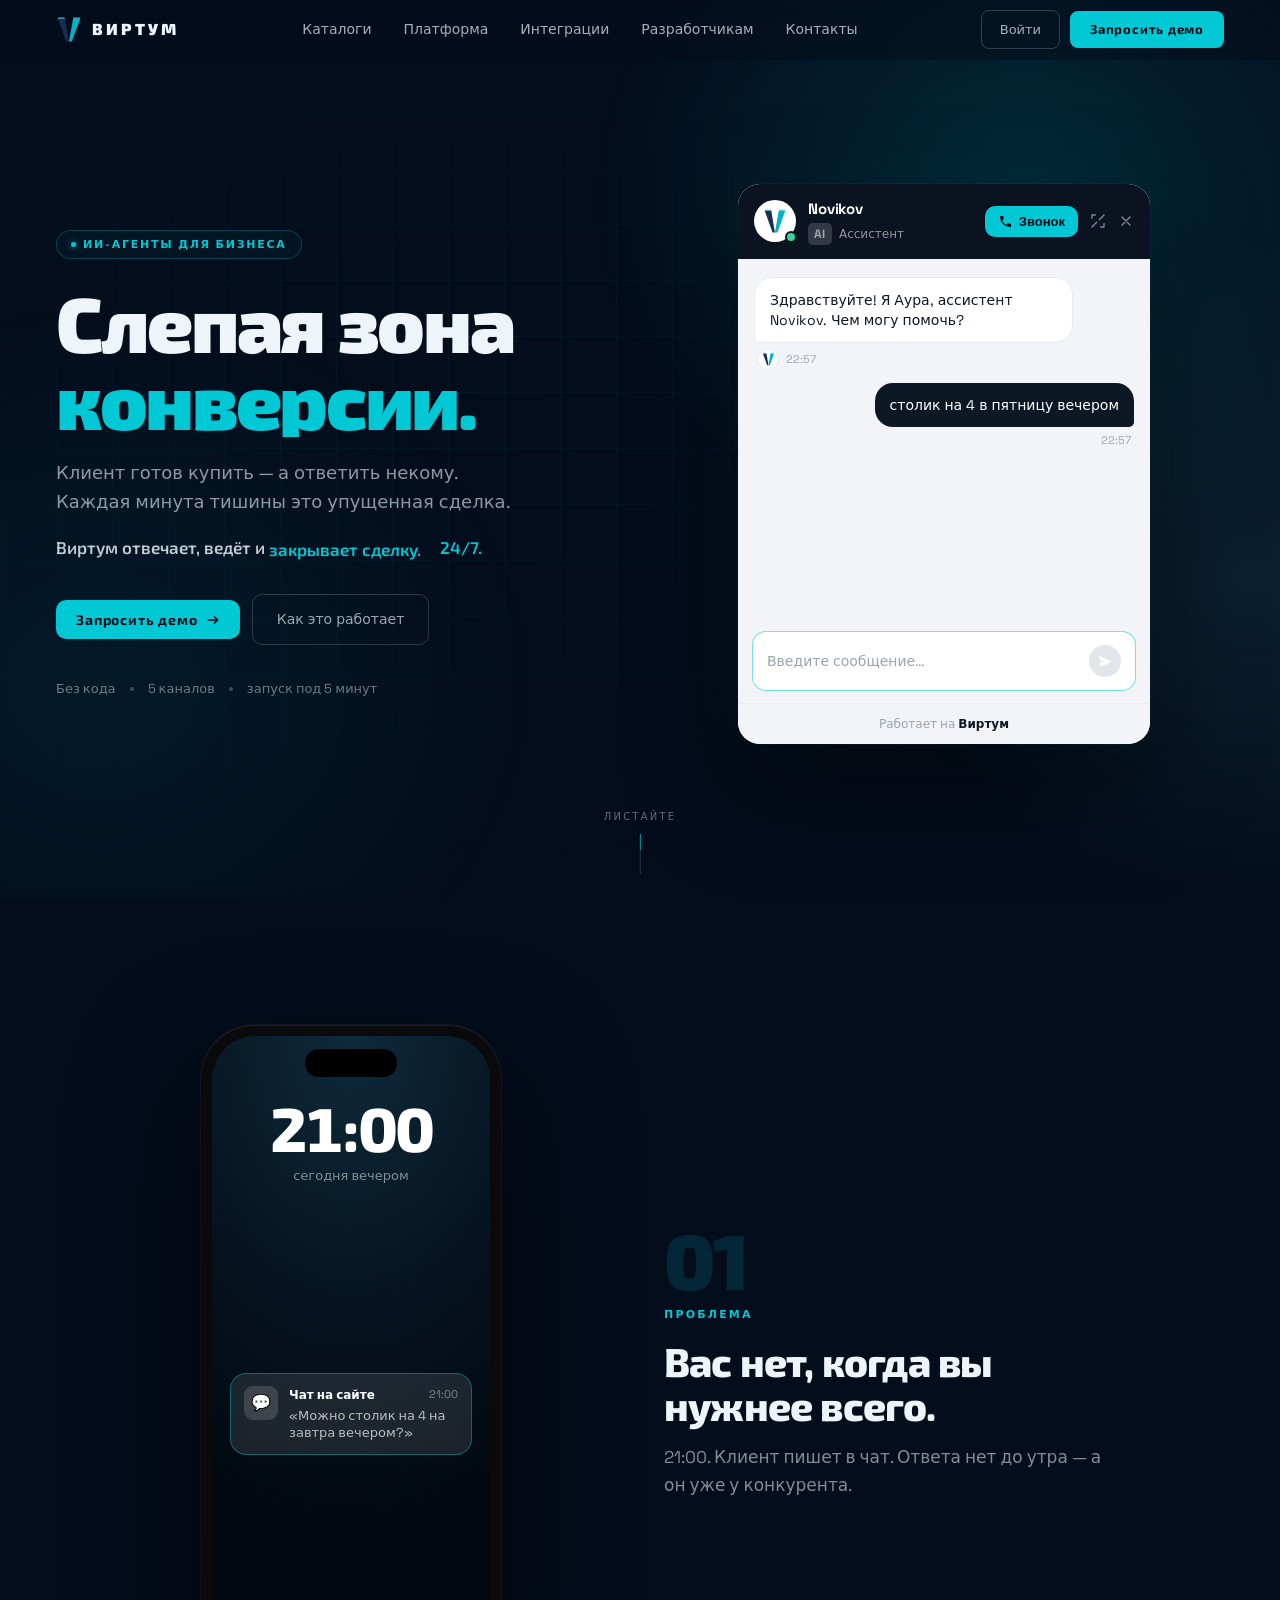
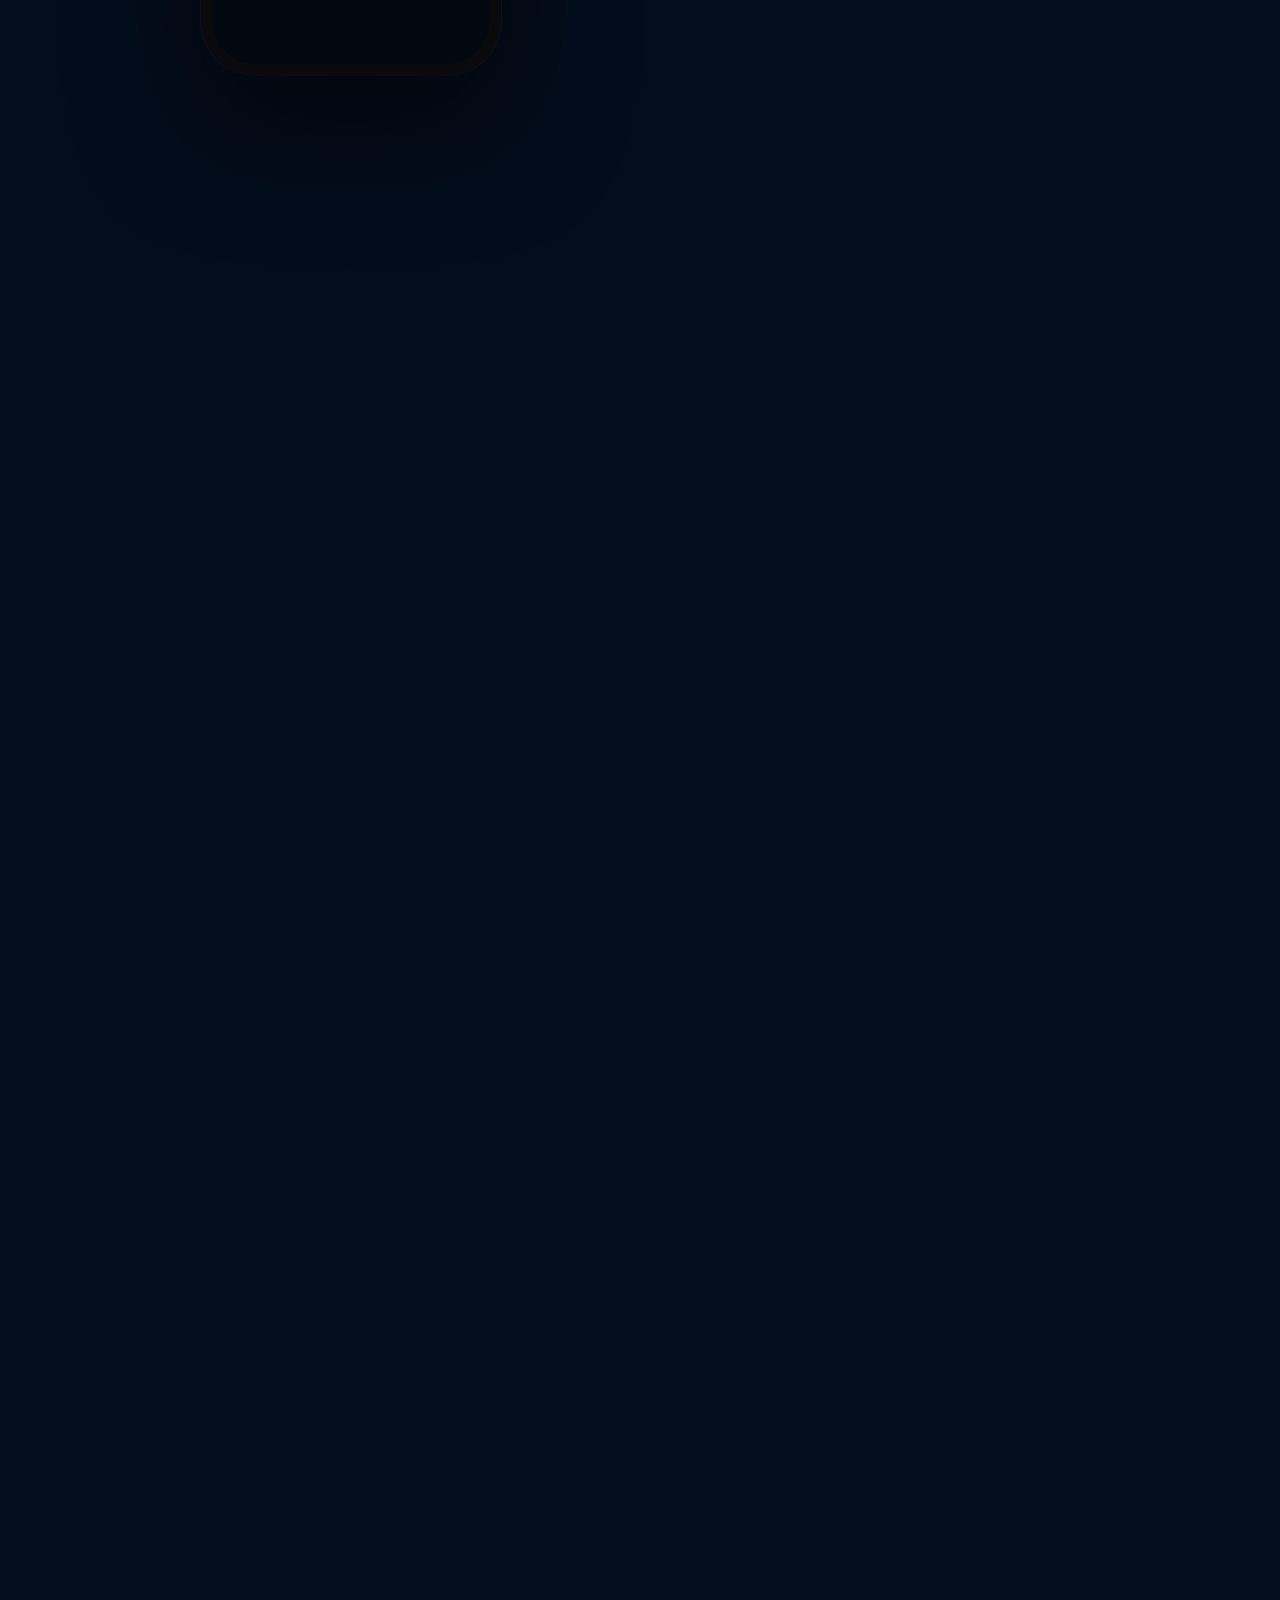
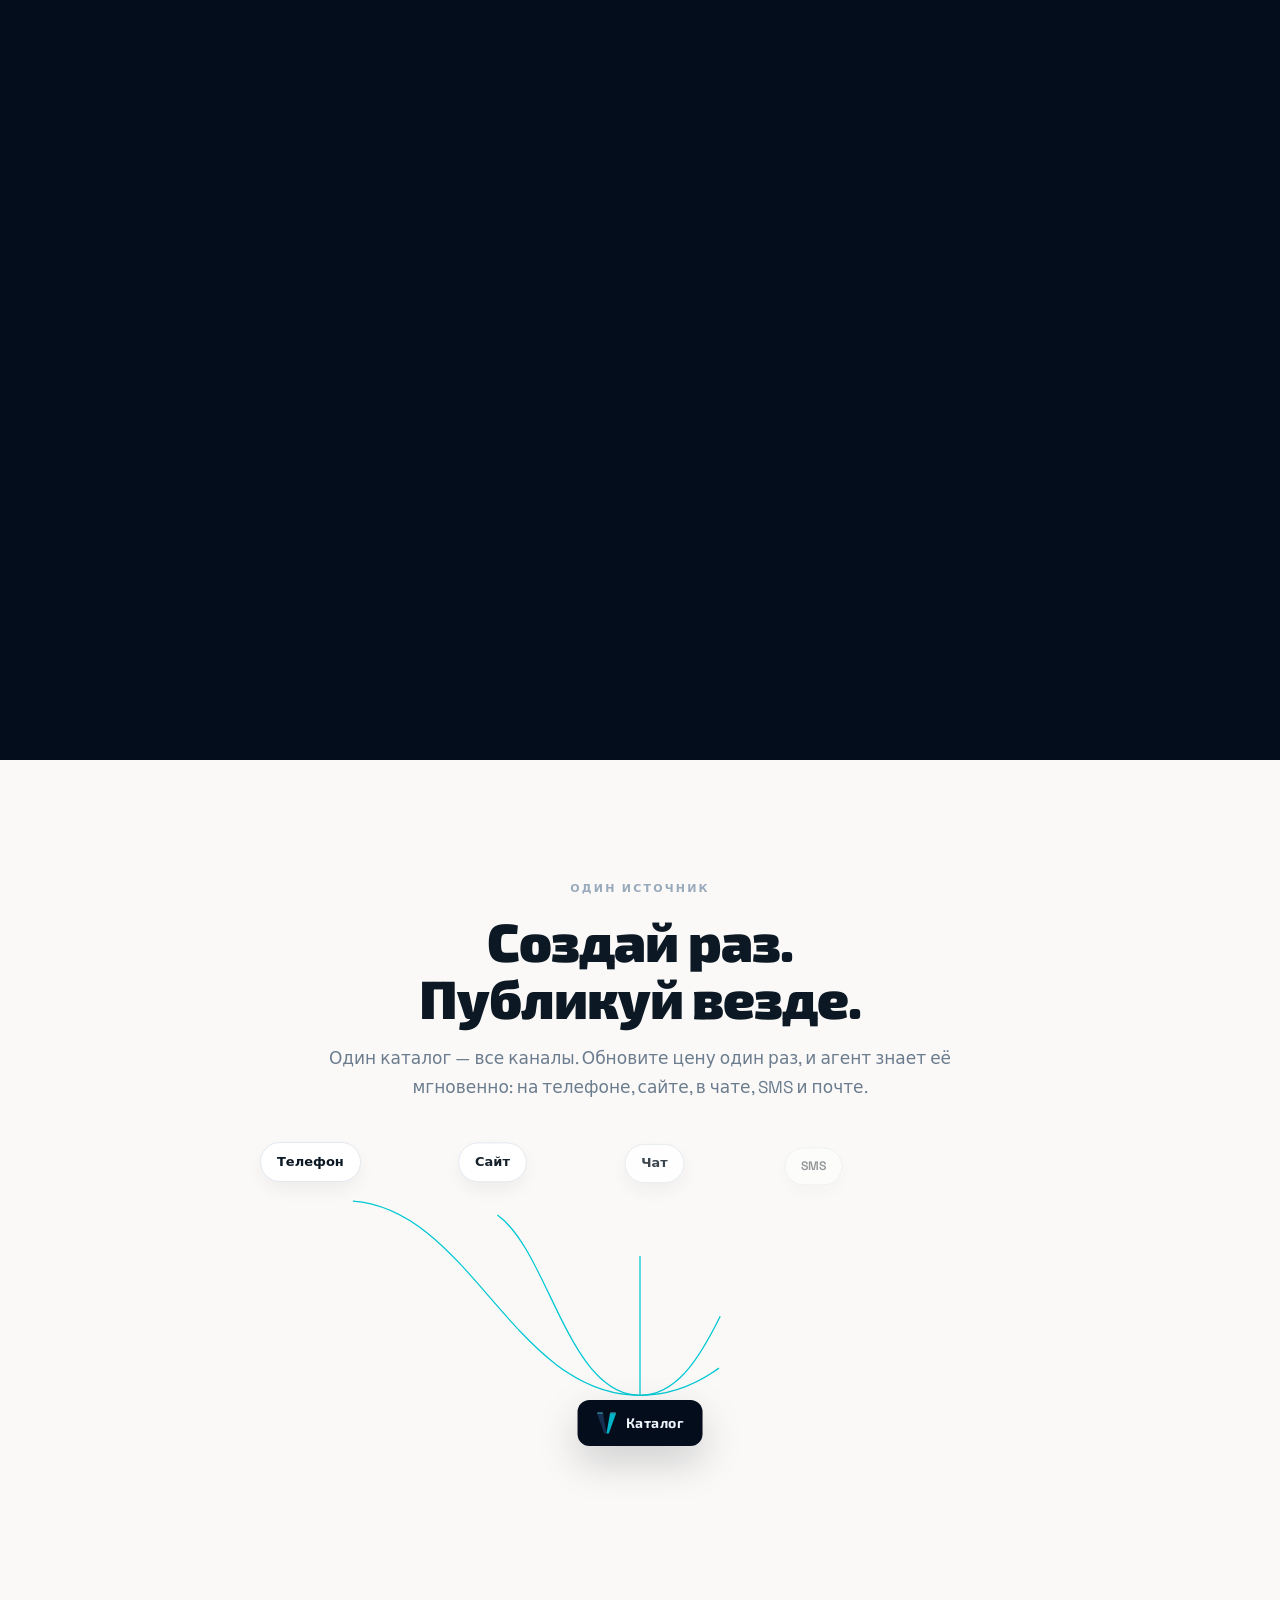
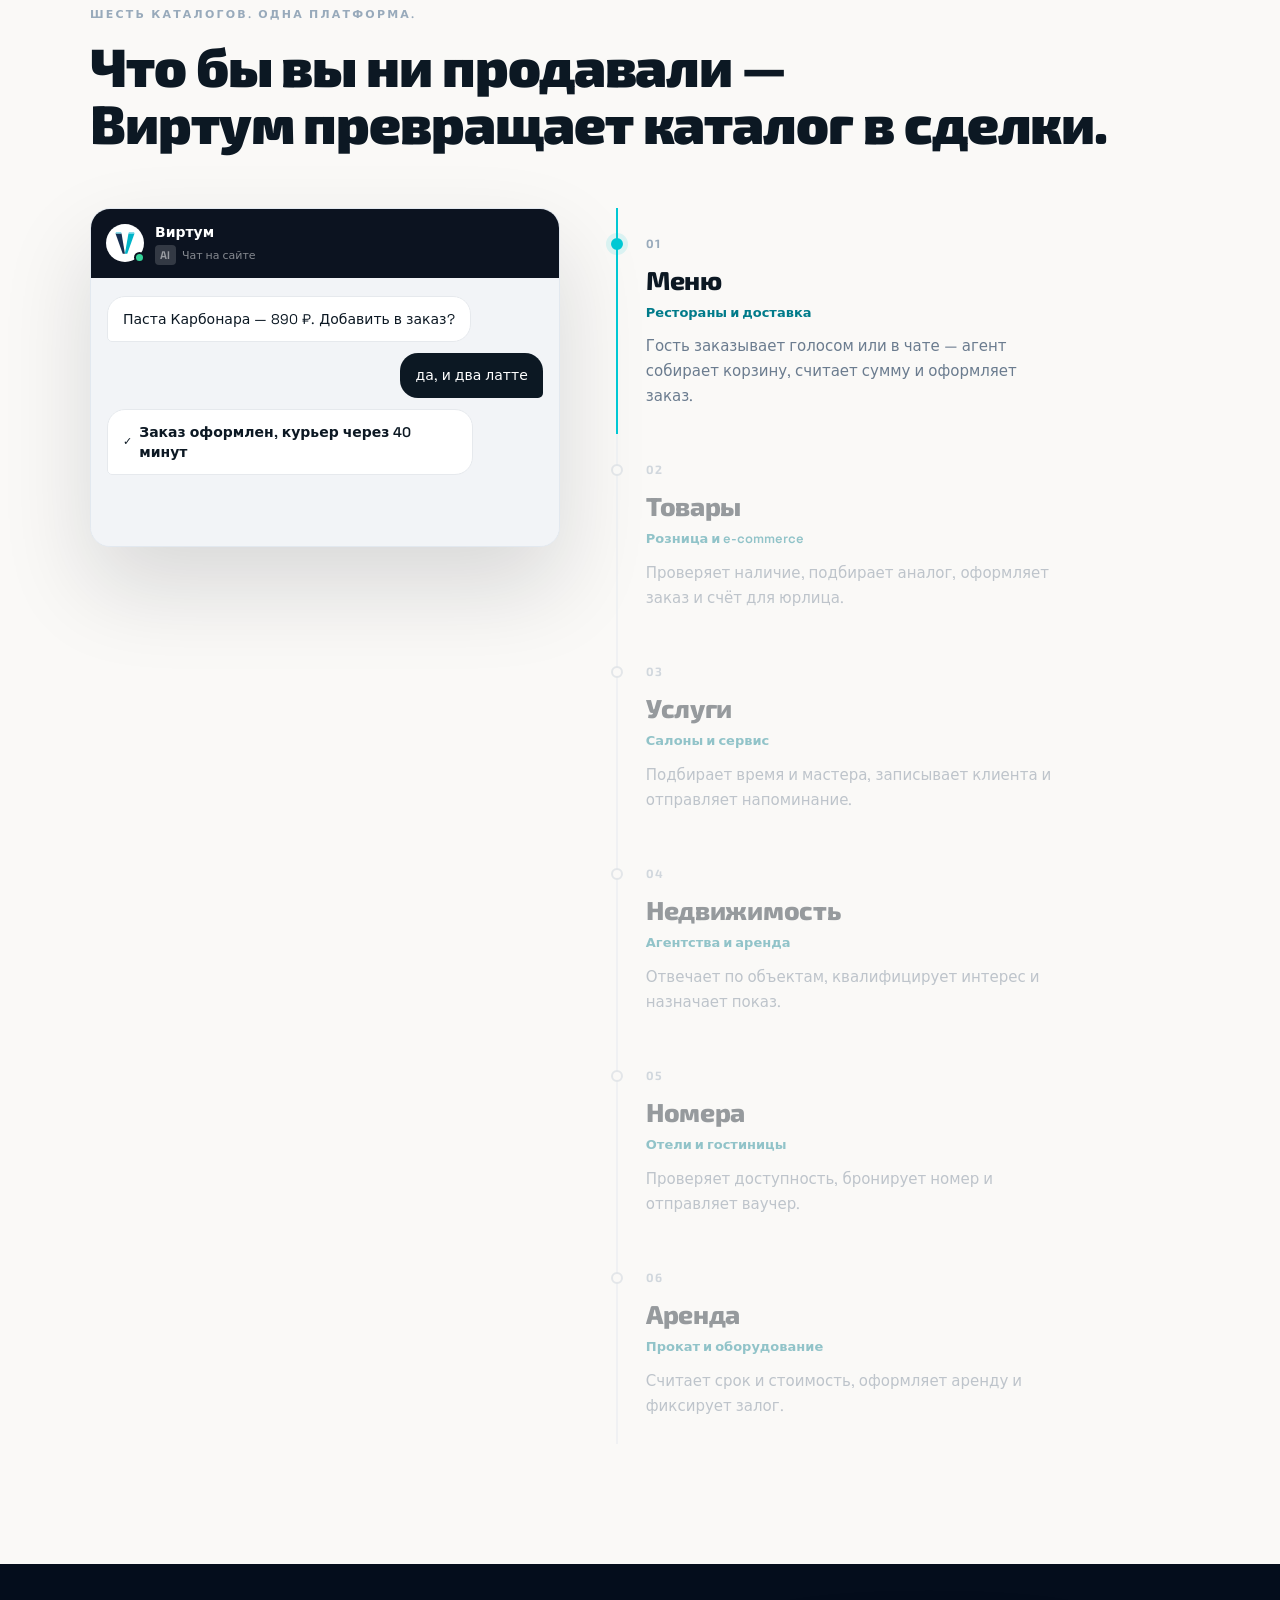
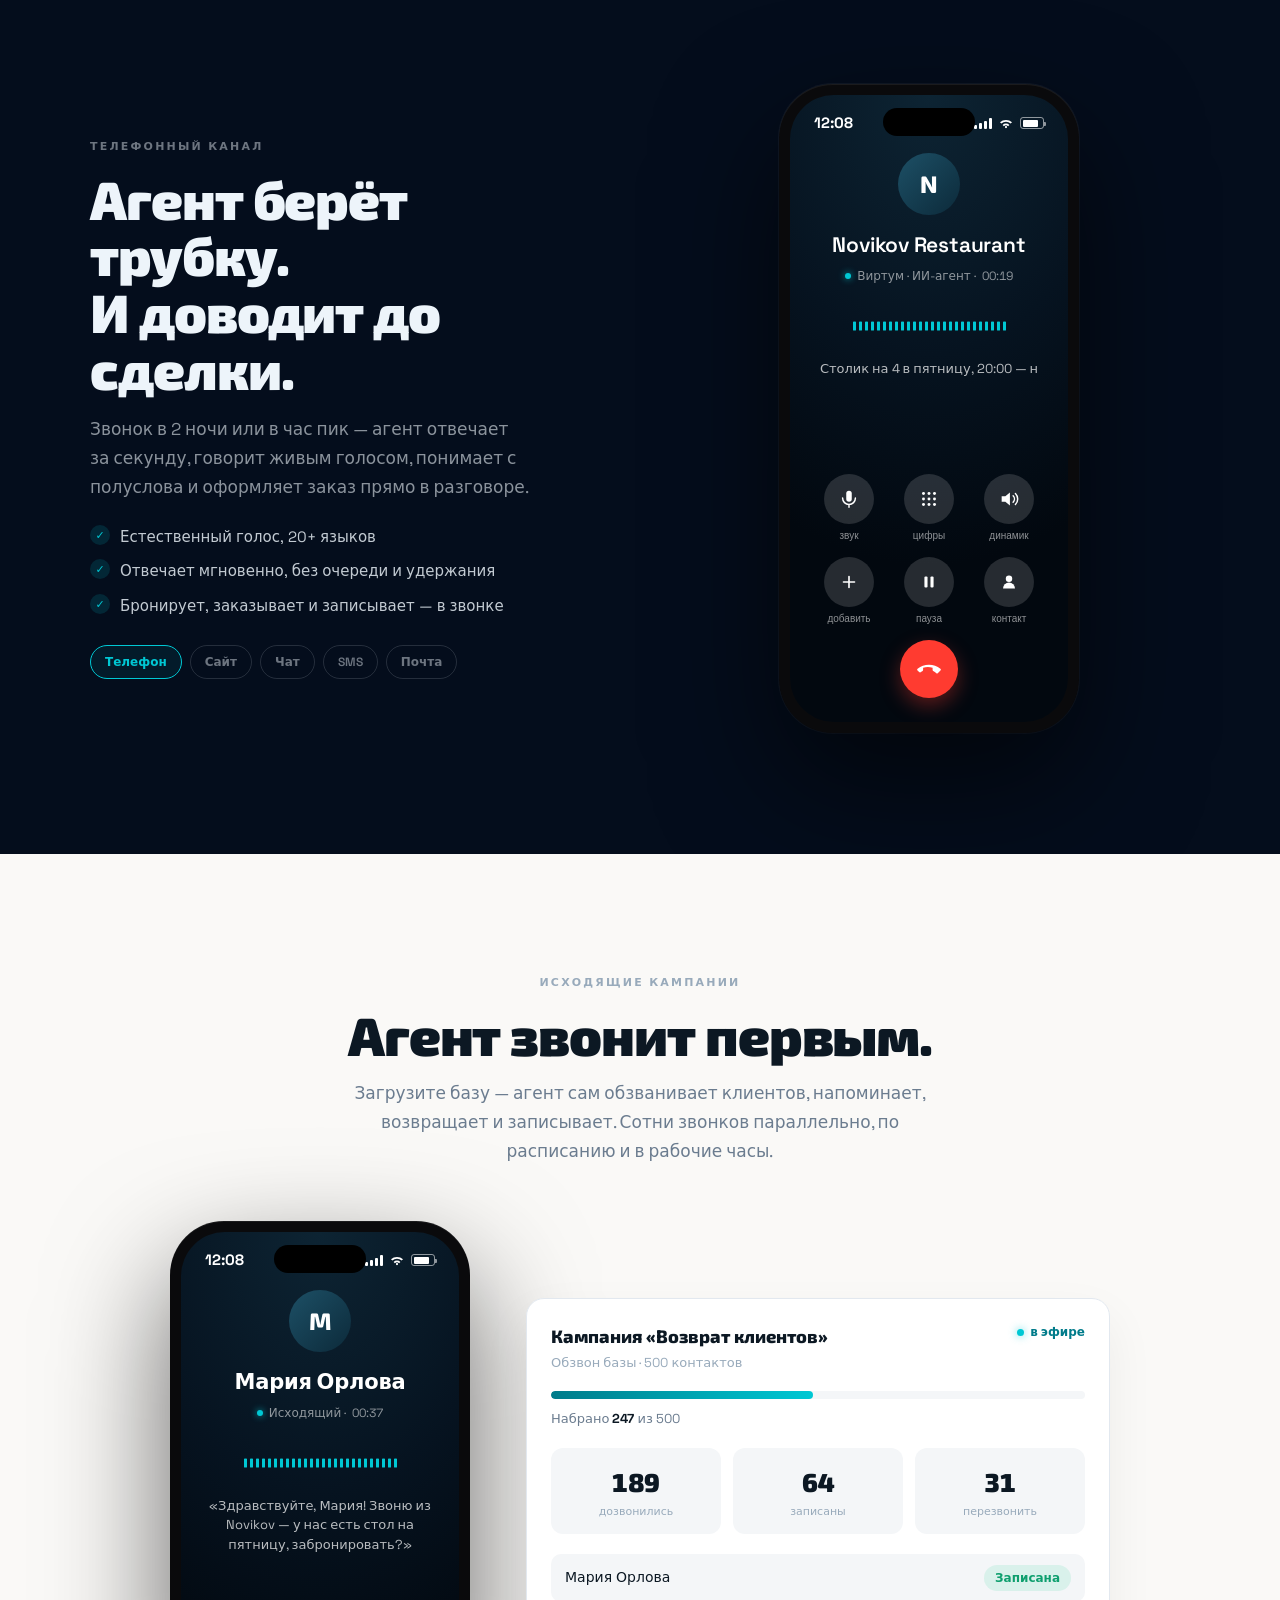
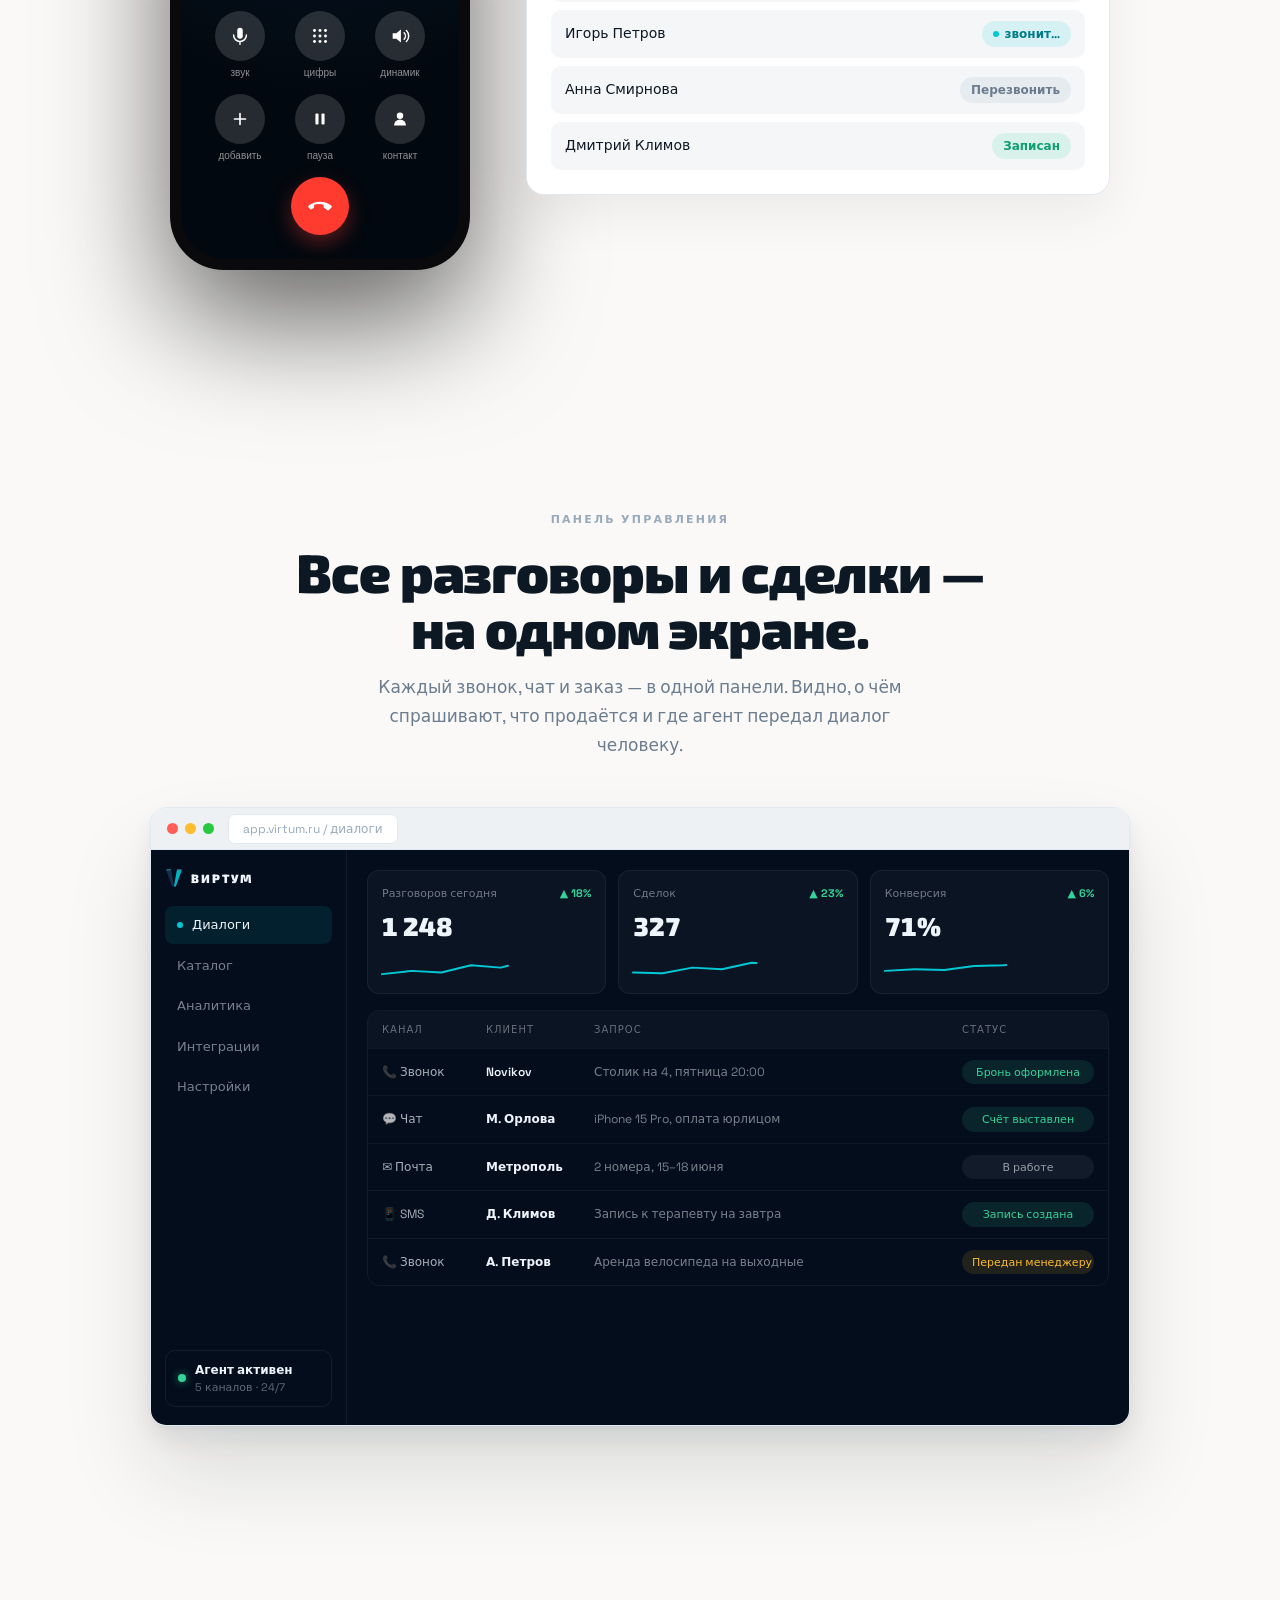
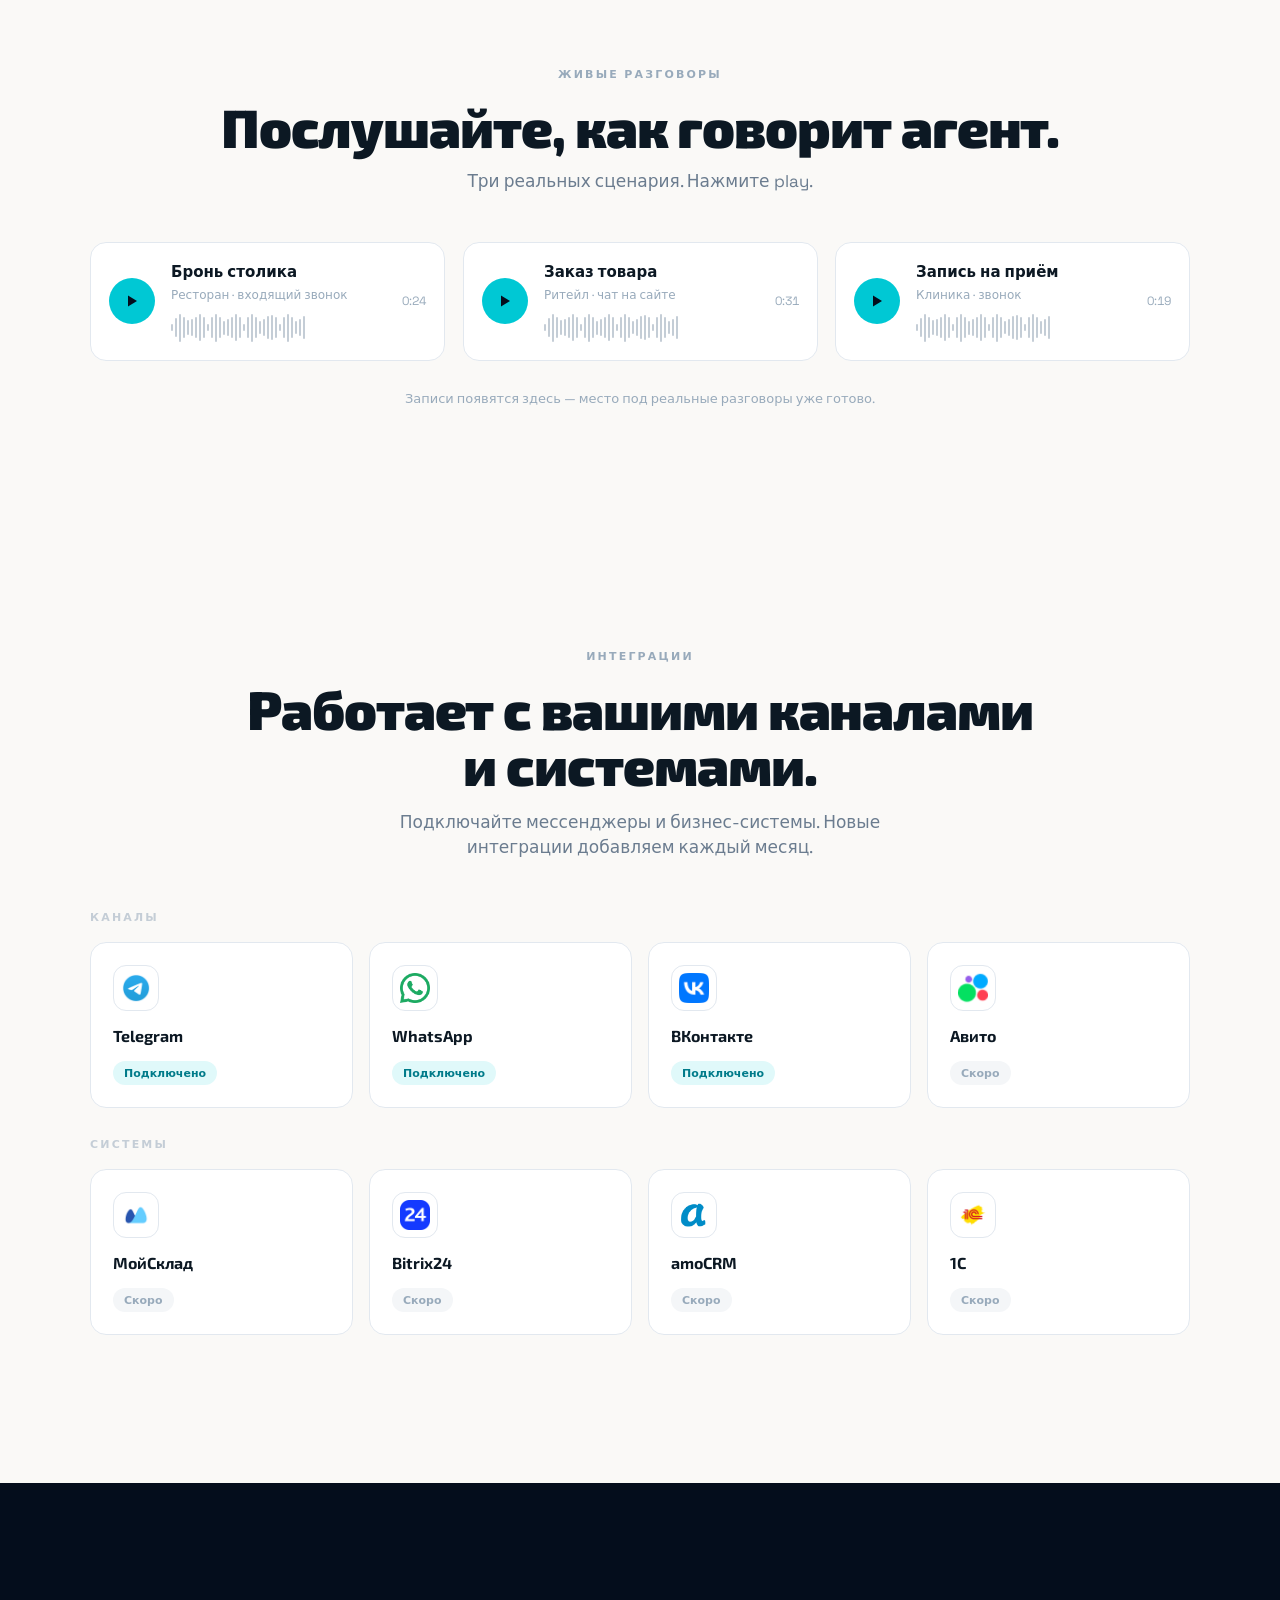
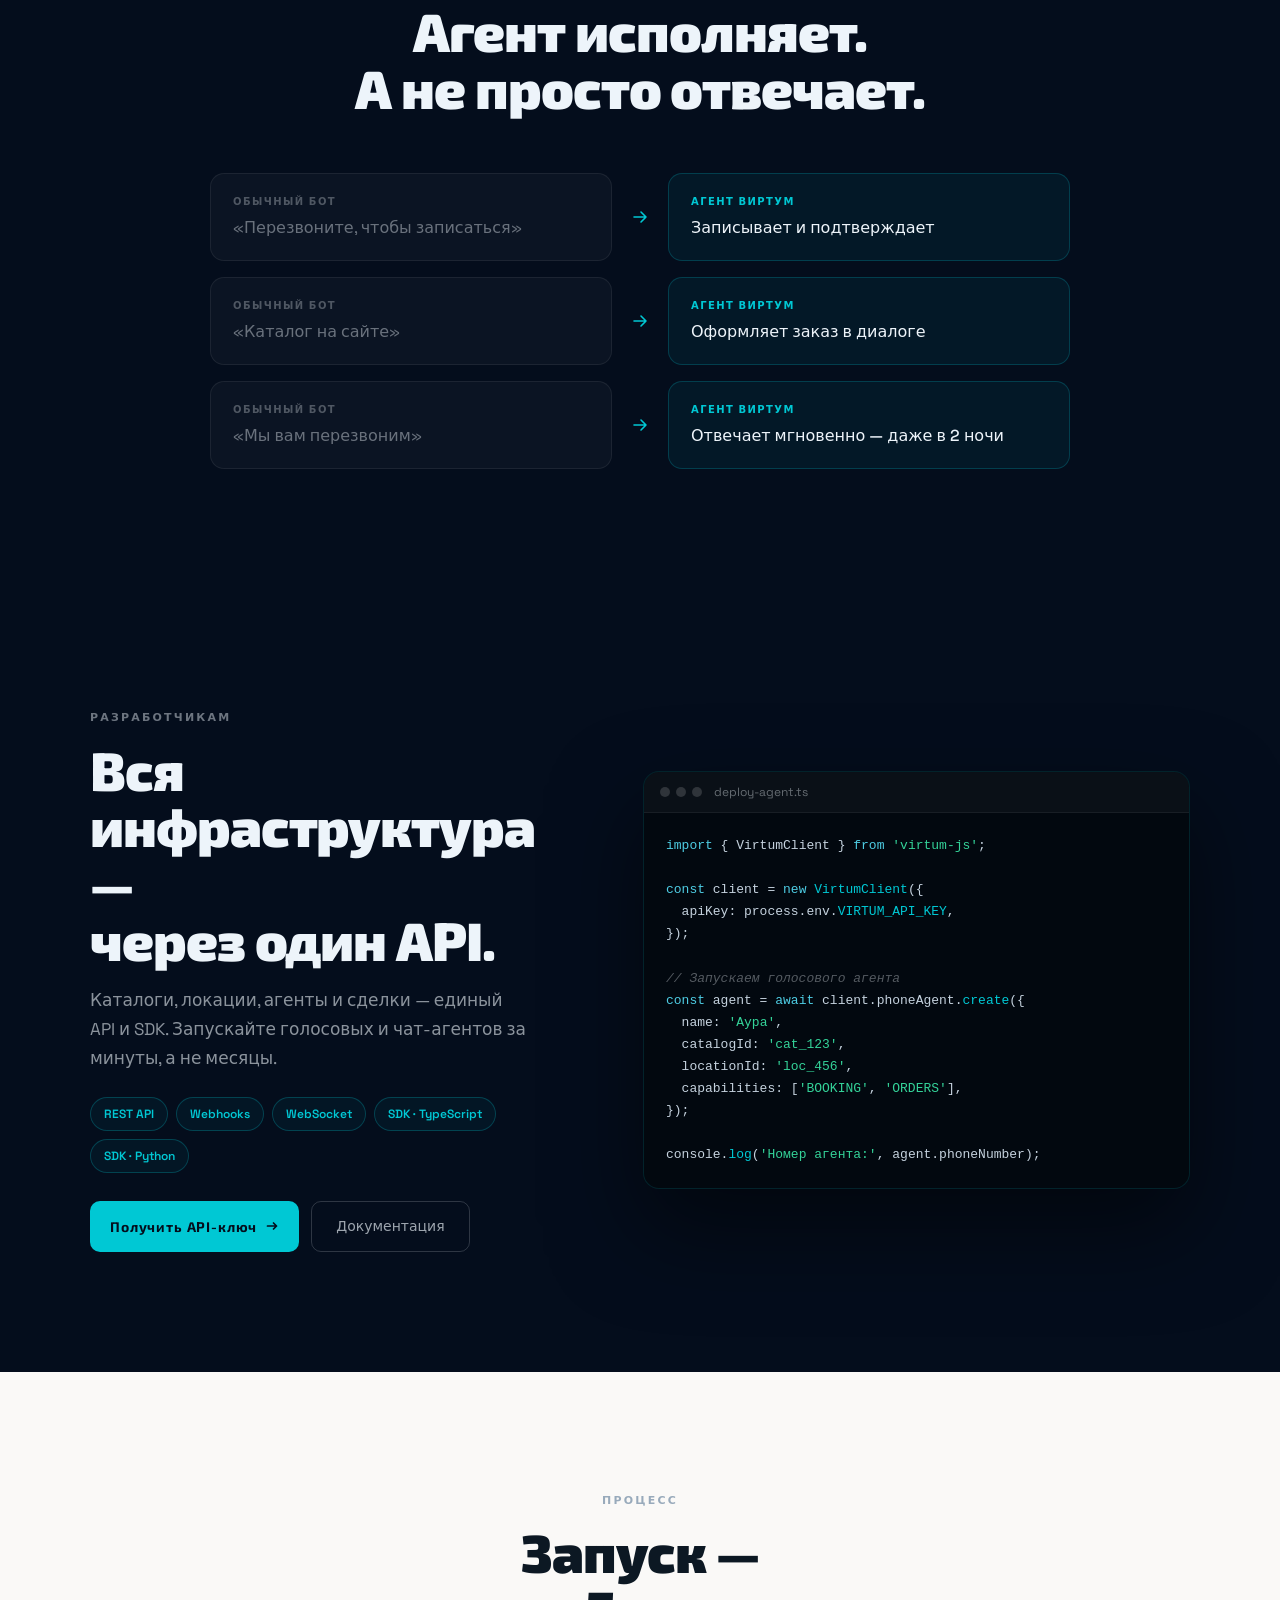
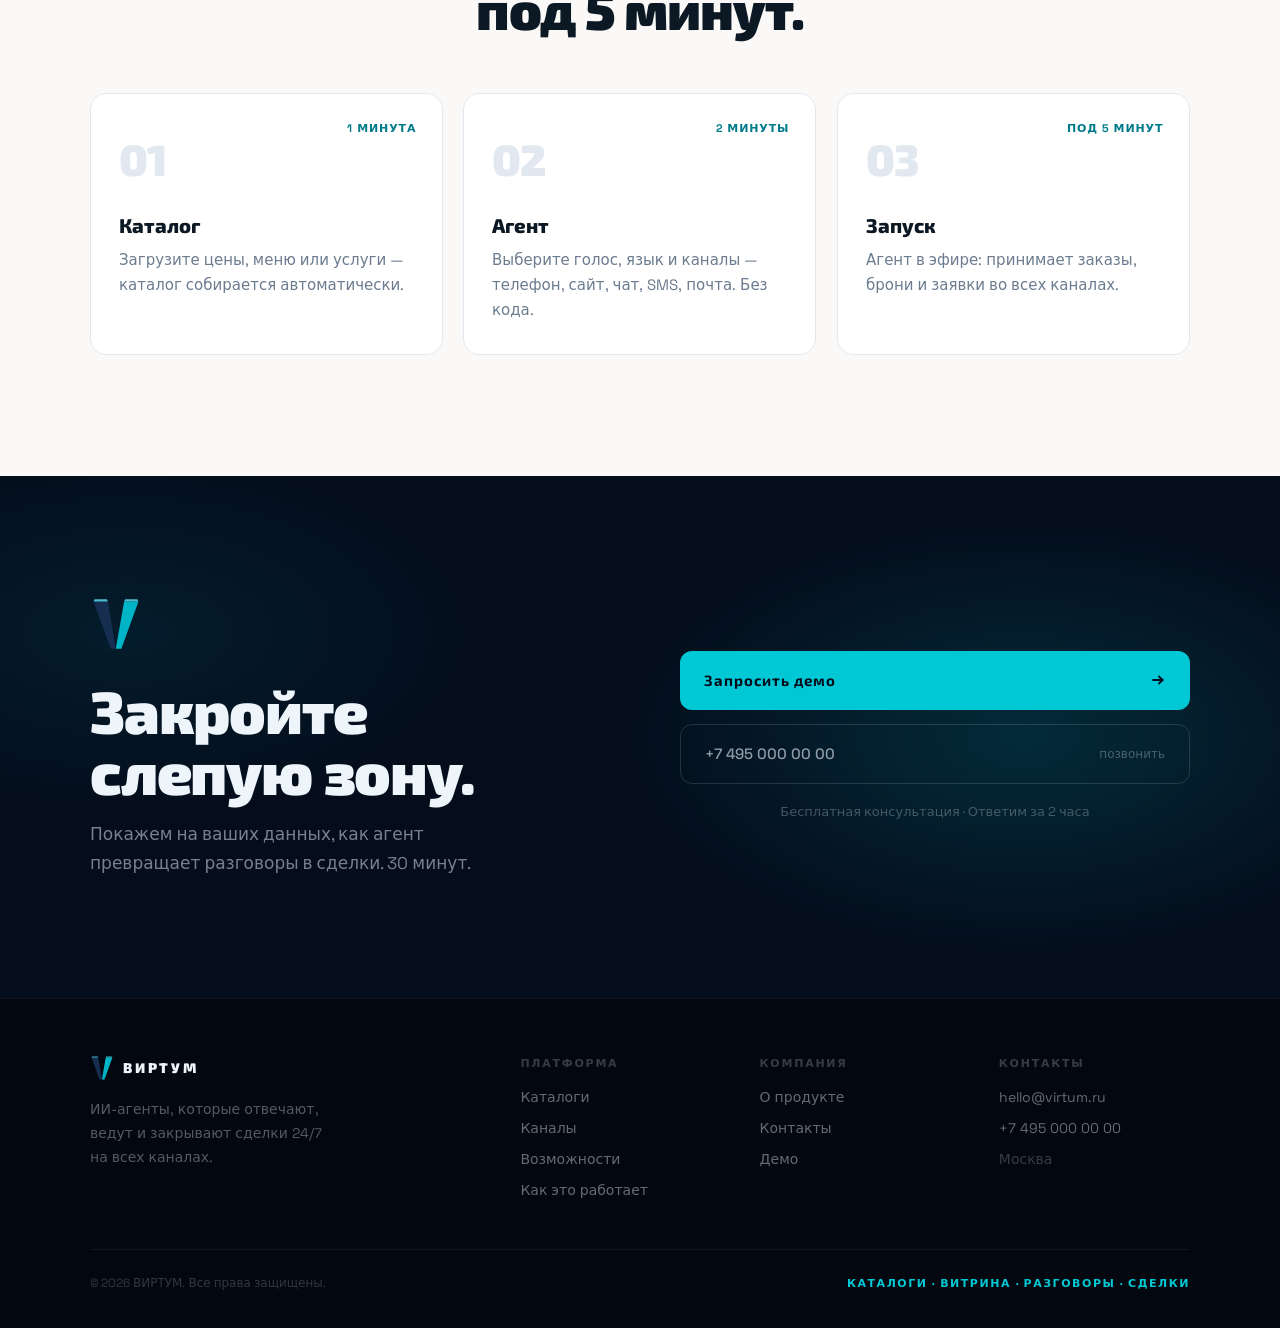
<file: index.html>
<!DOCTYPE html>
<html lang="ru">
<head>
<meta charset="utf-8">
<meta name="viewport" content="width=device-width, initial-scale=1">
<title>Виртум — ИИ-агенты, которые закрывают сделки</title>
<meta name="description" content="Виртум отвечает, ведёт и закрывает сделки 24/7 — на телефоне, сайте, в чате, SMS и почте. Один каталог, все каналы. Запуск агента под 5 минут, без кода.">
<meta name="theme-color" content="#040D1C">
<link rel="canonical" href="https://virtum.ru/">

<meta property="og:type" content="website">
<meta property="og:locale" content="ru_RU">
<meta property="og:site_name" content="Виртум">
<meta property="og:title" content="Виртум — ИИ-агенты, которые закрывают сделки">
<meta property="og:description" content="Клиент готов купить — а ответить некому. Виртум отвечает, ведёт и закрывает сделки 24/7. Один каталог, все каналы.">
<meta property="og:url" content="https://virtum.ru/">
<meta property="og:image" content="/assets/og.png">
<meta name="twitter:card" content="summary_large_image">

<link rel="icon" type="image/svg+xml" href="/assets/logo.svg">
<link rel="manifest" href="/site.webmanifest">

<link rel="preconnect" href="https://fonts.googleapis.com">
<link rel="preconnect" href="https://fonts.gstatic.com" crossorigin>
<link href="https://fonts.googleapis.com/css2?family=Exo+2:ital,wght@0,400;0,600;0,700;0,800;0,900;1,800;1,900&family=Space+Grotesk:wght@300;400;500;600;700&display=swap" rel="stylesheet">
<link rel="stylesheet" href="/styles.css">
<noscript><style>.reveal,[data-reveal]{opacity:1 !important;transform:none !important}.hero__float{animation:none !important}</style></noscript>

<script type="application/ld+json">
{
  "@context": "https://schema.org",
  "@type": "Organization",
  "name": "Виртум",
  "alternateName": "Virtum",
  "url": "https://virtum.ru/",
  "logo": "https://virtum.ru/assets/logo.svg",
  "slogan": "Строим бизнес — строим будущее",
  "description": "ИИ-агенты, которые отвечают, ведут и закрывают сделки 24/7 на всех каналах.",
  "email": "hello@virtum.ru",
  "address": { "@type": "PostalAddress", "addressLocality": "Москва", "addressCountry": "RU" }
}
</script>
</head>
<body>
<a href="#story" class="skip-link">Перейти к содержанию</a>

<!-- progress bar -->
<div class="scroll-progress" id="scroll-progress" aria-hidden="true"></div>

<!-- NAV ─────────────────────────────────────────────── -->
<nav id="top" class="nav" aria-label="Основная навигация">
  <a href="#hero" class="nav__brand" aria-label="Виртум — на главную">
    <img src="/assets/logo.svg" class="nav__mark" width="26" height="28" alt="">
    <span class="nav__word">ВИРТУМ</span>
  </a>
  <div class="nav__links">
    <a href="#catalogs" class="nav-link">Каталоги</a>
    <a href="#platform" class="nav-link">Платформа</a>
    <a href="#integrations" class="nav-link">Интеграции</a>
    <a href="#developer" class="nav-link">Разработчикам</a>
    <a href="#contact" class="nav-link">Контакты</a>
  </div>
  <div class="nav__cta">
    <a href="#contact" class="btn btn--ghost">Войти</a>
    <a href="#contact" class="btn btn--teal">Запросить демо</a>
  </div>
  <button class="nav__burger" id="nav-burger" aria-label="Открыть меню" aria-expanded="false" aria-controls="mobile-menu">
    <span></span><span></span><span></span>
  </button>
</nav>

<div class="mobile-menu" id="mobile-menu" hidden>
  <a href="#catalogs" class="mobile-menu__link">Каталоги</a>
  <a href="#platform" class="mobile-menu__link">Платформа</a>
  <a href="#integrations" class="mobile-menu__link">Интеграции</a>
  <a href="#developer" class="mobile-menu__link">Разработчикам</a>
  <a href="#contact" class="mobile-menu__link">Контакты</a>
  <a href="#contact" class="btn btn--teal mobile-menu__cta">Запросить демо</a>
</div>

<main>
<!-- HERO ─────────────────────────────────────────────── -->
<section id="hero" class="hero">
  <div class="hero__aurora" aria-hidden="true"></div>
  <div class="hero__grid-bg" aria-hidden="true"></div>

  <div class="hero__inner">
    <div class="hero__copy">
      <div class="badge reveal"><span class="badge__dot"></span>ИИ-АГЕНТЫ ДЛЯ БИЗНЕСА</div>

      <h1 class="hero__title">
        <span class="line"><span class="line__inner">Слепая зона</span></span>
        <span class="line"><span class="line__inner"><em>конверсии.</em></span></span>
      </h1>

      <p class="hero__sub reveal">Клиент готов купить — а ответить некому. Каждая минута тишины это упущенная сделка.</p>

      <p class="hero__claim reveal">
        Виртум отвечает, ведёт и
        <span class="rotator" aria-hidden="true"><span class="rotator__list">
          <span>закрывает сделку.</span><span>бронирует.</span><span>оформляет заказ.</span><span>квалифицирует лид.</span><span>закрывает сделку.</span>
        </span></span>
        <span class="rotator__sr">закрывает сделку.</span>
        <span class="hero__claim-247">24/7.</span>
      </p>

      <div class="hero__actions reveal">
        <a href="#contact" class="btn btn--teal btn--lg magnetic">
          Запросить демо
          <svg width="14" height="14" viewBox="0 0 14 14" fill="none" aria-hidden="true"><path d="M2.5 7h9M8.5 4l3 3-3 3" stroke="currentColor" stroke-width="1.7" stroke-linecap="round" stroke-linejoin="round"/></svg>
        </a>
        <a href="#story" class="btn btn--outline btn--lg">Как это работает</a>
      </div>

      <div class="hero__meta reveal">
        <span>Без кода</span><i></i><span>5 каналов</span><i></i><span>запуск под 5 минут</span>
      </div>
    </div>

    <div class="hero__visual">
      <div class="hero__float">
        <div id="chat-panel" class="chat" role="img" aria-label="Демонстрация чат-агента Виртум"></div>
      </div>
    </div>
  </div>

  <a href="#story" class="hero__scroll" aria-label="Листайте вниз">
    <span>ЛИСТАЙТЕ</span>
    <span class="hero__scroll-line"><i></i></span>
  </a>
</section>

<!-- STORY: Problem / Cost / Standard (pinned scrollytelling) ─ -->
<section id="story" class="story">
  <div class="story__pin">
    <div class="story__stage" aria-hidden="true">
      <div class="phone phone--lock">
        <span class="phone__island"></span>
        <div class="phone__screen">
          <div class="lock" id="lock">
            <div class="lock__clock">
              <div class="lock__time" id="lock-time">21:00</div>
              <div class="lock__date">сегодня вечером</div>
            </div>
            <div class="lock__notes">
              <div class="lk-note" data-n="0">
                <span class="lk-note__chk">✓</span>
                <div class="lk-note__ic">💬</div>
                <div class="lk-note__bd">
                  <div class="lk-note__top"><span class="lk-note__app">Чат на сайте</span><span class="lk-note__t">21:00</span></div>
                  <div class="lk-note__msg">«Можно столик на 4 на завтра вечером?»</div>
                </div>
              </div>
              <div class="lk-note" data-n="1">
                <span class="lk-note__chk">✓</span>
                <div class="lk-note__ic">📞</div>
                <div class="lk-note__bd">
                  <div class="lk-note__top"><span class="lk-note__app">Пропущенный вызов</span><span class="lk-note__t">02:00</span></div>
                  <div class="lk-note__msg">+7 916 ••• •• 14</div>
                </div>
              </div>
              <div class="lk-note lk-note--virtum" data-n="2">
                <div class="lk-note__ic lk-note__ic--v"><img src="/assets/logo.svg" width="16" height="18" alt=""></div>
                <div class="lk-note__bd">
                  <div class="lk-note__top"><span class="lk-note__app">Виртум ответил</span><span class="lk-note__t">сразу</span></div>
                  <div class="lk-note__msg">Готово! Столик на 4 забронирован.</div>
                </div>
              </div>
            </div>
            <div class="lock__sweep"></div>
          </div>
        </div>
      </div>
    </div>

    <div class="story__panels">
      <article class="story__panel is-active" data-step="0">
        <div class="story__num">01</div>
        <div class="story__kicker">ПРОБЛЕМА</div>
        <h2 class="story__title">Вас нет, когда вы нужнее всего.</h2>
        <p class="story__text">21:00. Клиент пишет в чат. Ответа нет до утра — а он уже у конкурента.</p>
      </article>
      <article class="story__panel" data-step="1">
        <div class="story__num">02</div>
        <div class="story__kicker">ЦЕНА</div>
        <h2 class="story__title">Каждый пропущенный разговор это упущенная продажа.</h2>
        <p class="story__text">02:00. Входящий звонок. Автоответчик. Заявка так и не оформлена.</p>
      </article>
      <article class="story__panel" data-step="2">
        <div class="story__num">03</div>
        <div class="story__kicker">СТАНДАРТ</div>
        <h2 class="story__title">Новый минимум, чтобы оставаться в игре.</h2>
        <p class="story__text">Мгновенный ответ. На любом канале. В любое время. Без выходных.</p>
      </article>
    </div>
  </div>
</section>

<!-- PUBLISH: draft once, publish everywhere (scrubbed fan-out) -->
<section id="publish" class="publish">
  <div class="publish__inner">
    <header class="publish__head">
      <div class="eyebrow reveal">ОДИН ИСТОЧНИК</div>
      <h2 class="section-title reveal">Создай раз.<br>Публикуй везде.</h2>
      <p class="publish__sub reveal">Один каталог — все каналы. Обновите цену один раз, и агент знает её мгновенно: на телефоне, сайте, в чате, SMS и почте.</p>
    </header>

    <div class="fan" id="fan" aria-hidden="true">
      <svg class="fan__svg" viewBox="0 0 900 360" preserveAspectRatio="xMidYMid meet">
        <g class="fan__paths" fill="none" stroke="#00C8D4" stroke-width="1.5">
          <path d="M450,300 C300,300 250,80 110,70"/>
          <path d="M450,300 C360,300 340,110 270,80"/>
          <path d="M450,300 C450,220 450,160 450,70"/>
          <path d="M450,300 C540,300 560,110 630,80"/>
          <path d="M450,300 C600,300 650,80 790,70"/>
        </g>
      </svg>
      <div class="fan__source">
        <img src="/assets/logo.svg" width="22" height="24" alt="">
        <span>Каталог</span>
      </div>
      <div class="fan__nodes">
        <span class="fan__node" data-n="0"><b>Телефон</b></span>
        <span class="fan__node" data-n="1"><b>Сайт</b></span>
        <span class="fan__node" data-n="2"><b>Чат</b></span>
        <span class="fan__node" data-n="3"><b>SMS</b></span>
        <span class="fan__node" data-n="4"><b>Почта</b></span>
      </div>
    </div>
  </div>
</section>

<!-- CATALOGS: six catalogs, one platform (sticky swap) ─────── -->
<section id="catalogs" class="catalogs">
  <div class="catalogs__head">
    <div class="eyebrow reveal">ШЕСТЬ КАТАЛОГОВ. ОДНА ПЛАТФОРМА.</div>
    <h2 class="section-title reveal">Что бы вы ни продавали —<br>Виртум превращает каталог в сделки.</h2>
  </div>

  <div class="catalogs__layout">
    <div class="catalogs__sticky">
      <div class="cat-preview">
        <div class="cat-preview__head">
          <div class="cat-preview__av"><img src="/assets/logo.svg" width="22" height="24" alt=""><i></i></div>
          <div class="cat-preview__id">
            <div class="cat-preview__name">Виртум</div>
            <div class="cat-preview__role"><span class="cat-preview__badge">AI</span><span id="cat-channel">Чат на сайте</span></div>
          </div>
        </div>
        <div class="cat-preview__body" id="cat-body"><!-- conversation swapped by JS --></div>
      </div>
    </div>

    <ol class="catalogs__list" id="catalogs-list">
      <li class="cat-item is-active" data-i="0">
        <div class="cat-item__k">01</div>
        <h3 class="cat-item__title">Меню</h3>
        <div class="cat-item__for">Рестораны и доставка</div>
        <p class="cat-item__desc">Гость заказывает голосом или в чате — агент собирает корзину, считает сумму и оформляет заказ.</p>
      </li>
      <li class="cat-item" data-i="1">
        <div class="cat-item__k">02</div>
        <h3 class="cat-item__title">Товары</h3>
        <div class="cat-item__for">Розница и e-commerce</div>
        <p class="cat-item__desc">Проверяет наличие, подбирает аналог, оформляет заказ и счёт для юрлица.</p>
      </li>
      <li class="cat-item" data-i="2">
        <div class="cat-item__k">03</div>
        <h3 class="cat-item__title">Услуги</h3>
        <div class="cat-item__for">Салоны и сервис</div>
        <p class="cat-item__desc">Подбирает время и мастера, записывает клиента и отправляет напоминание.</p>
      </li>
      <li class="cat-item" data-i="3">
        <div class="cat-item__k">04</div>
        <h3 class="cat-item__title">Недвижимость</h3>
        <div class="cat-item__for">Агентства и аренда</div>
        <p class="cat-item__desc">Отвечает по объектам, квалифицирует интерес и назначает показ.</p>
      </li>
      <li class="cat-item" data-i="4">
        <div class="cat-item__k">05</div>
        <h3 class="cat-item__title">Номера</h3>
        <div class="cat-item__for">Отели и гостиницы</div>
        <p class="cat-item__desc">Проверяет доступность, бронирует номер и отправляет ваучер.</p>
      </li>
      <li class="cat-item" data-i="5">
        <div class="cat-item__k">06</div>
        <h3 class="cat-item__title">Аренда</h3>
        <div class="cat-item__for">Прокат и оборудование</div>
        <p class="cat-item__desc">Считает срок и стоимость, оформляет аренду и фиксирует залог.</p>
      </li>
    </ol>
  </div>
</section>

<!-- PLATFORM: phone call (iPhone frame + Call UI) ───────── -->
<section id="platform" class="platform">
  <div class="platform__inner">
    <div class="platform__copy reveal">
      <div class="eyebrow eyebrow--light">ТЕЛЕФОННЫЙ КАНАЛ</div>
      <h2 class="section-title section-title--light">Агент берёт трубку.<br>И доводит до сделки.</h2>
      <p class="platform__sub">Звонок в 2 ночи или в час пик — агент отвечает за секунду, говорит живым голосом, понимает с полуслова и оформляет заказ прямо в разговоре.</p>
      <ul class="platform__points">
        <li>Естественный голос, 20+ языков</li>
        <li>Отвечает мгновенно, без очереди и удержания</li>
        <li>Бронирует, заказывает и записывает — в звонке</li>
      </ul>
      <div class="platform__chips" aria-label="Каналы">
        <span class="ch-chip is-on">Телефон</span>
        <span class="ch-chip">Сайт</span>
        <span class="ch-chip">Чат</span>
        <span class="ch-chip">SMS</span>
        <span class="ch-chip">Почта</span>
      </div>
    </div>

    <div class="platform__device reveal">
      <div class="phone" role="img" aria-label="ИИ-агент Виртум во время телефонного звонка">
        <span class="phone__island"></span>
        <div class="phone__screen">
          <!-- frame slot: replace this .call block with a screenshot/video later -->
          <div class="call">
            <div class="call__status">
              <span class="call__time">12:08</span>
              <span class="call__sys">
                <span class="call__signal"><i></i><i></i><i></i><i></i></span>
                <svg class="call__wifi" width="16" height="12" viewBox="0 0 16 12" fill="currentColor" aria-hidden="true"><path d="M8 11.2a1.1 1.1 0 100-2.2 1.1 1.1 0 000 2.2zM4.6 7.9l1.3 1.3a3 3 0 014.2 0l1.3-1.3a4.8 4.8 0 00-6.8 0zM2 5.3l1.3 1.3a7 7 0 019.4 0L14 5.3a8.8 8.8 0 00-12 0z"/></svg>
                <span class="call__batt"><b></b></span>
              </span>
            </div>

            <div class="call__top">
              <div class="call__avatar">N</div>
              <div class="call__name">Novikov Restaurant</div>
              <div class="call__state"><span class="call__dot"></span>Виртум · ИИ-агент · <span id="call-timer" class="call__timer" data-start="14">00:14</span></div>
            </div>

            <div class="call__wave" id="call-wave" aria-hidden="true"></div>
            <div class="call__caption" id="call-caption">Слушаю вас…</div>

            <div class="call__controls">
              <button class="call__ctrl" aria-label="Без звука"><svg width="22" height="22" viewBox="0 0 24 24" fill="currentColor"><path d="M12 3a3 3 0 00-3 3v6a3 3 0 006 0V6a3 3 0 00-3-3z"/><path d="M5 11a7 7 0 0014 0M12 18v3" stroke="currentColor" stroke-width="1.6" fill="none" stroke-linecap="round"/></svg><span>звук</span></button>
              <button class="call__ctrl" aria-label="Клавиатура"><svg width="22" height="22" viewBox="0 0 24 24" fill="currentColor"><circle cx="6" cy="6" r="1.6"/><circle cx="12" cy="6" r="1.6"/><circle cx="18" cy="6" r="1.6"/><circle cx="6" cy="12" r="1.6"/><circle cx="12" cy="12" r="1.6"/><circle cx="18" cy="12" r="1.6"/><circle cx="6" cy="18" r="1.6"/><circle cx="12" cy="18" r="1.6"/><circle cx="18" cy="18" r="1.6"/></svg><span>цифры</span></button>
              <button class="call__ctrl" aria-label="Динамик"><svg width="22" height="22" viewBox="0 0 24 24" fill="currentColor"><path d="M4 9v6h4l5 4V5L8 9H4z"/><path d="M16.5 8.5a5 5 0 010 7M19 6a8.5 8.5 0 010 12" stroke="currentColor" stroke-width="1.6" fill="none" stroke-linecap="round"/></svg><span>динамик</span></button>
              <button class="call__ctrl" aria-label="Добавить"><svg width="22" height="22" viewBox="0 0 24 24" fill="none" stroke="currentColor" stroke-width="1.8" stroke-linecap="round"><path d="M12 6v12M6 12h12"/></svg><span>добавить</span></button>
              <button class="call__ctrl" aria-label="Удержать"><svg width="22" height="22" viewBox="0 0 24 24" fill="currentColor"><rect x="7" y="6" width="3.4" height="12" rx="1.2"/><rect x="13.6" y="6" width="3.4" height="12" rx="1.2"/></svg><span>пауза</span></button>
              <button class="call__ctrl" aria-label="Контакты"><svg width="22" height="22" viewBox="0 0 24 24" fill="currentColor"><circle cx="12" cy="8.5" r="3.5"/><path d="M5.5 19a6.5 6.5 0 0113 0z"/></svg><span>контакт</span></button>
            </div>

            <button class="call__end" aria-label="Завершить звонок">
              <svg width="26" height="26" viewBox="0 0 24 24" fill="#fff" aria-hidden="true"><path d="M21 15.5c-1.2 0-2.4-.2-3.5-.6a1 1 0 00-1 .3l-1.5 1.5a14 14 0 01-6.2-6.2L10.3 9a1 1 0 00.2-1A11 11 0 019.9 4.5 1 1 0 009 3.6H5.4a1 1 0 00-1 1.1A16.5 16.5 0 0019.3 19.6a1 1 0 001.1-1V16.5a1 1 0 00-.9-1z" transform="rotate(135 12 12)"/></svg>
            </button>
          </div>
        </div>
      </div>
    </div>
  </div>
</section>

<!-- OUTBOUND: campaigns (iPhone outbound + campaign panel) ── -->
<section id="outbound" class="outbound">
  <div class="outbound__head reveal">
    <div class="eyebrow">ИСХОДЯЩИЕ КАМПАНИИ</div>
    <h2 class="section-title">Агент звонит первым.</h2>
    <p class="outbound__sub">Загрузите базу — агент сам обзванивает клиентов, напоминает, возвращает и записывает. Сотни звонков параллельно, по расписанию и в рабочие часы.</p>
  </div>

  <div class="outbound__layout">
    <div class="outbound__device reveal">
      <div class="phone" role="img" aria-label="Исходящий звонок ИИ-агента Виртум">
        <span class="phone__island"></span>
        <div class="phone__screen">
          <div class="call">
            <div class="call__status">
              <span class="call__time">12:08</span>
              <span class="call__sys">
                <span class="call__signal"><i></i><i></i><i></i><i></i></span>
                <svg class="call__wifi" width="16" height="12" viewBox="0 0 16 12" fill="currentColor" aria-hidden="true"><path d="M8 11.2a1.1 1.1 0 100-2.2 1.1 1.1 0 000 2.2zM4.6 7.9l1.3 1.3a3 3 0 014.2 0l1.3-1.3a4.8 4.8 0 00-6.8 0zM2 5.3l1.3 1.3a7 7 0 019.4 0L14 5.3a8.8 8.8 0 00-12 0z"/></svg>
                <span class="call__batt"><b></b></span>
              </span>
            </div>
            <div class="call__top">
              <div class="call__avatar">М</div>
              <div class="call__name">Мария Орлова</div>
              <div class="call__state"><span class="call__dot"></span>Исходящий · <span class="call__timer" data-start="32">00:32</span></div>
            </div>
            <div class="call__wave" aria-hidden="true"></div>
            <div class="call__caption">«Здравствуйте, Мария! Звоню из Novikov — у нас есть стол на пятницу, забронировать?»</div>
            <div class="call__controls">
              <button class="call__ctrl" aria-label="Без звука"><svg width="22" height="22" viewBox="0 0 24 24" fill="currentColor"><path d="M12 3a3 3 0 00-3 3v6a3 3 0 006 0V6a3 3 0 00-3-3z"/><path d="M5 11a7 7 0 0014 0M12 18v3" stroke="currentColor" stroke-width="1.6" fill="none" stroke-linecap="round"/></svg><span>звук</span></button>
              <button class="call__ctrl" aria-label="Клавиатура"><svg width="22" height="22" viewBox="0 0 24 24" fill="currentColor"><circle cx="6" cy="6" r="1.6"/><circle cx="12" cy="6" r="1.6"/><circle cx="18" cy="6" r="1.6"/><circle cx="6" cy="12" r="1.6"/><circle cx="12" cy="12" r="1.6"/><circle cx="18" cy="12" r="1.6"/><circle cx="6" cy="18" r="1.6"/><circle cx="12" cy="18" r="1.6"/><circle cx="18" cy="18" r="1.6"/></svg><span>цифры</span></button>
              <button class="call__ctrl" aria-label="Динамик"><svg width="22" height="22" viewBox="0 0 24 24" fill="currentColor"><path d="M4 9v6h4l5 4V5L8 9H4z"/><path d="M16.5 8.5a5 5 0 010 7M19 6a8.5 8.5 0 010 12" stroke="currentColor" stroke-width="1.6" fill="none" stroke-linecap="round"/></svg><span>динамик</span></button>
              <button class="call__ctrl" aria-label="Добавить"><svg width="22" height="22" viewBox="0 0 24 24" fill="none" stroke="currentColor" stroke-width="1.8" stroke-linecap="round"><path d="M12 6v12M6 12h12"/></svg><span>добавить</span></button>
              <button class="call__ctrl" aria-label="Удержать"><svg width="22" height="22" viewBox="0 0 24 24" fill="currentColor"><rect x="7" y="6" width="3.4" height="12" rx="1.2"/><rect x="13.6" y="6" width="3.4" height="12" rx="1.2"/></svg><span>пауза</span></button>
              <button class="call__ctrl" aria-label="Контакты"><svg width="22" height="22" viewBox="0 0 24 24" fill="currentColor"><circle cx="12" cy="8.5" r="3.5"/><path d="M5.5 19a6.5 6.5 0 0113 0z"/></svg><span>контакт</span></button>
            </div>
            <button class="call__end" aria-label="Завершить звонок">
              <svg width="26" height="26" viewBox="0 0 24 24" fill="#fff" aria-hidden="true"><path d="M21 15.5c-1.2 0-2.4-.2-3.5-.6a1 1 0 00-1 .3l-1.5 1.5a14 14 0 01-6.2-6.2L10.3 9a1 1 0 00.2-1A11 11 0 019.9 4.5 1 1 0 009 3.6H5.4a1 1 0 00-1 1.1A16.5 16.5 0 0019.3 19.6a1 1 0 001.1-1V16.5a1 1 0 00-.9-1z" transform="rotate(135 12 12)"/></svg>
            </button>
          </div>
        </div>
      </div>
    </div>

    <div class="outbound__campaign reveal">
      <div class="campaign">
        <div class="campaign__head">
          <div>
            <div class="campaign__name">Кампания «Возврат клиентов»</div>
            <div class="campaign__meta">Обзвон базы · 500 контактов</div>
          </div>
          <span class="campaign__live"><i></i>в эфире</span>
        </div>
        <div class="campaign__bar"><span class="campaign__bar-fill" style="width:49%"></span></div>
        <div class="campaign__progress">Набрано <b>247</b> из 500</div>
        <div class="campaign__stats">
          <div class="cstat"><div class="cstat__num" data-count="189">189</div><div class="cstat__label">дозвонились</div></div>
          <div class="cstat"><div class="cstat__num" data-count="64">64</div><div class="cstat__label">записаны</div></div>
          <div class="cstat"><div class="cstat__num" data-count="31">31</div><div class="cstat__label">перезвонить</div></div>
        </div>
        <div class="campaign__list">
          <div class="crow"><span class="crow__who">Мария Орлова</span><span class="crow__pill crow__pill--ok">Записана</span></div>
          <div class="crow"><span class="crow__who">Игорь Петров</span><span class="crow__pill crow__pill--live"><i></i>звонит…</span></div>
          <div class="crow"><span class="crow__who">Анна Смирнова</span><span class="crow__pill">Перезвонить</span></div>
          <div class="crow"><span class="crow__who">Дмитрий Климов</span><span class="crow__pill crow__pill--ok">Записан</span></div>
        </div>
      </div>
    </div>
  </div>
</section>

<!-- DASHBOARD (browser frame + swappable slot) ──────────── -->
<section id="dashboard" class="dashboard">
  <div class="dashboard__head reveal">
    <div class="eyebrow">ПАНЕЛЬ УПРАВЛЕНИЯ</div>
    <h2 class="section-title">Все разговоры и сделки —<br>на одном экране.</h2>
    <p class="dashboard__sub">Каждый звонок, чат и заказ — в одной панели. Видно, о чём спрашивают, что продаётся и где агент передал диалог человеку.</p>
  </div>

  <figure class="frame reveal">
    <div class="frame__chrome">
      <span class="frame__dots"><i></i><i></i><i></i></span>
      <span class="frame__url">app.virtum.ru / диалоги</span>
    </div>
    <div class="frame__slot">
      <!-- frame slot: replace this .dash block with a screenshot/video later -->
      <div class="dash">
        <aside class="dash__side">
          <div class="dash__brand"><img src="/assets/logo.svg" width="18" height="20" alt=""><span>ВИРТУМ</span></div>
          <nav class="dash__nav">
            <span class="dash__navitem is-on"><span class="dash__navdot"></span>Диалоги</span>
            <span class="dash__navitem">Каталог</span>
            <span class="dash__navitem">Аналитика</span>
            <span class="dash__navitem">Интеграции</span>
            <span class="dash__navitem">Настройки</span>
          </nav>
          <div class="dash__agent">
            <span class="dash__agent-dot"></span>
            <div><div class="dash__agent-name">Агент активен</div><div class="dash__agent-sub">5 каналов · 24/7</div></div>
          </div>
        </aside>

        <main class="dash__main">
          <div class="dash__kpis">
            <div class="kpi">
              <div class="kpi__label">Разговоров сегодня</div>
              <div class="kpi__val" data-count="1248">1 248</div>
              <svg class="kpi__spark" viewBox="0 0 120 32" preserveAspectRatio="none" aria-hidden="true"><path pathLength="1" d="M0,26 L17,22 L34,24 L51,15 L68,18 L85,9 L102,12 L120,4"/></svg>
              <div class="kpi__trend">▲ 18%</div>
            </div>
            <div class="kpi">
              <div class="kpi__label">Сделок</div>
              <div class="kpi__val" data-count="327">327</div>
              <svg class="kpi__spark" viewBox="0 0 120 32" preserveAspectRatio="none" aria-hidden="true"><path pathLength="1" d="M0,24 L17,25 L34,18 L51,20 L68,12 L85,14 L102,7 L120,6"/></svg>
              <div class="kpi__trend">▲ 23%</div>
            </div>
            <div class="kpi">
              <div class="kpi__label">Конверсия</div>
              <div class="kpi__val" data-count="71" data-suffix="%">71%</div>
              <svg class="kpi__spark" viewBox="0 0 120 32" preserveAspectRatio="none" aria-hidden="true"><path pathLength="1" d="M0,22 L17,20 L34,21 L51,16 L68,15 L85,11 L102,10 L120,8"/></svg>
              <div class="kpi__trend">▲ 6%</div>
            </div>
          </div>

          <div class="dash__inbox">
            <div class="dash__inbox-head"><span>Канал</span><span>Клиент</span><span>Запрос</span><span>Статус</span></div>
            <div class="dash__row">
              <span class="dash__ch">📞 Звонок</span><span class="dash__who">Novikov</span>
              <span class="dash__snip">Столик на 4, пятница 20:00</span>
              <span class="dash__pill dash__pill--ok">Бронь оформлена</span>
            </div>
            <div class="dash__row">
              <span class="dash__ch">💬 Чат</span><span class="dash__who">М. Орлова</span>
              <span class="dash__snip">iPhone 15 Pro, оплата юрлицом</span>
              <span class="dash__pill dash__pill--ok">Счёт выставлен</span>
            </div>
            <div class="dash__row">
              <span class="dash__ch">✉️ Почта</span><span class="dash__who">Метрополь</span>
              <span class="dash__snip">2 номера, 15–18 июня</span>
              <span class="dash__pill">В работе</span>
            </div>
            <div class="dash__row">
              <span class="dash__ch">📱 SMS</span><span class="dash__who">Д. Климов</span>
              <span class="dash__snip">Запись к терапевту на завтра</span>
              <span class="dash__pill dash__pill--ok">Запись создана</span>
            </div>
            <div class="dash__row">
              <span class="dash__ch">📞 Звонок</span><span class="dash__who">А. Петров</span>
              <span class="dash__snip">Аренда велосипеда на выходные</span>
              <span class="dash__pill dash__pill--warn">Передан менеджеру</span>
            </div>
          </div>
        </main>
      </div>
    </div>
  </figure>
</section>

<!-- LISTEN: audio samples ───────────────────────────────── -->
<section id="listen" class="listen">
  <div class="listen__head reveal">
    <div class="eyebrow">ЖИВЫЕ РАЗГОВОРЫ</div>
    <h2 class="section-title">Послушайте, как говорит агент.</h2>
    <p class="listen__sub">Три реальных сценария. Нажмите play.</p>
  </div>

  <div class="listen__grid">
    <article class="audio reveal" data-audio="/assets/audio/restoran.mp3" data-dur="24">
      <button class="audio__play" aria-label="Слушать: бронь столика">
        <svg class="audio__icon-play" width="16" height="16" viewBox="0 0 16 16" fill="currentColor" aria-hidden="true"><path d="M4 2.5v11l9-5.5z"/></svg>
        <svg class="audio__icon-pause" width="16" height="16" viewBox="0 0 16 16" fill="currentColor" aria-hidden="true"><rect x="3.5" y="3" width="3" height="10" rx="1"/><rect x="9.5" y="3" width="3" height="10" rx="1"/></svg>
      </button>
      <div class="audio__mid">
        <div class="audio__title">Бронь столика</div>
        <div class="audio__sub">Ресторан · входящий звонок</div>
        <div class="audio__wave" aria-hidden="true"></div>
      </div>
      <div class="audio__time">0:24</div>
    </article>

    <article class="audio reveal" data-audio="/assets/audio/zakaz.mp3" data-dur="31">
      <button class="audio__play" aria-label="Слушать: заказ товара">
        <svg class="audio__icon-play" width="16" height="16" viewBox="0 0 16 16" fill="currentColor" aria-hidden="true"><path d="M4 2.5v11l9-5.5z"/></svg>
        <svg class="audio__icon-pause" width="16" height="16" viewBox="0 0 16 16" fill="currentColor" aria-hidden="true"><rect x="3.5" y="3" width="3" height="10" rx="1"/><rect x="9.5" y="3" width="3" height="10" rx="1"/></svg>
      </button>
      <div class="audio__mid">
        <div class="audio__title">Заказ товара</div>
        <div class="audio__sub">Ритейл · чат на сайте</div>
        <div class="audio__wave" aria-hidden="true"></div>
      </div>
      <div class="audio__time">0:31</div>
    </article>

    <article class="audio reveal" data-audio="/assets/audio/zapis.mp3" data-dur="19">
      <button class="audio__play" aria-label="Слушать: запись на приём">
        <svg class="audio__icon-play" width="16" height="16" viewBox="0 0 16 16" fill="currentColor" aria-hidden="true"><path d="M4 2.5v11l9-5.5z"/></svg>
        <svg class="audio__icon-pause" width="16" height="16" viewBox="0 0 16 16" fill="currentColor" aria-hidden="true"><rect x="3.5" y="3" width="3" height="10" rx="1"/><rect x="9.5" y="3" width="3" height="10" rx="1"/></svg>
      </button>
      <div class="audio__mid">
        <div class="audio__title">Запись на приём</div>
        <div class="audio__sub">Клиника · звонок</div>
        <div class="audio__wave" aria-hidden="true"></div>
      </div>
      <div class="audio__time">0:19</div>
    </article>
  </div>
  <p class="listen__note reveal">Записи появятся здесь — место под реальные разговоры уже готово.</p>
</section>

<!-- INTEGRATIONS ──────────────────────────────────────── -->
<section id="integrations" class="integ">
  <div class="integ__head reveal">
    <div class="eyebrow">ИНТЕГРАЦИИ</div>
    <h2 class="section-title">Работает с вашими каналами<br>и системами.</h2>
    <p class="integ__sub">Подключайте мессенджеры и бизнес-системы. Новые интеграции добавляем каждый месяц.</p>
  </div>

  <div class="integ__group reveal">
    <div class="integ__group-title">КАНАЛЫ</div>
    <div class="integ__grid">
      <div class="itile">
        <div class="itile__icon itile__icon--img"><img src="/assets/logos/telegram.png" alt="" width="30" height="30" loading="lazy"></div>
        <div class="itile__name">Telegram</div>
        <span class="itile__badge itile__badge--on">Подключено</span>
      </div>
      <div class="itile">
        <div class="itile__icon itile__icon--img"><img src="/assets/logos/whatsapp.png" alt="" width="30" height="30" loading="lazy"></div>
        <div class="itile__name">WhatsApp</div>
        <span class="itile__badge itile__badge--on">Подключено</span>
      </div>
      <div class="itile">
        <div class="itile__icon itile__icon--img"><img src="/assets/logos/vk.png" alt="" width="30" height="30" loading="lazy"></div>
        <div class="itile__name">ВКонтакте</div>
        <span class="itile__badge itile__badge--on">Подключено</span>
      </div>
      <div class="itile">
        <div class="itile__icon itile__icon--img"><img src="/assets/logos/avito.png" alt="" width="30" height="30" loading="lazy"></div>
        <div class="itile__name">Авито</div>
        <span class="itile__badge">Скоро</span>
      </div>
    </div>
  </div>

  <div class="integ__group reveal">
    <div class="integ__group-title">СИСТЕМЫ</div>
    <div class="integ__grid">
      <div class="itile">
        <div class="itile__icon itile__icon--img"><img src="/assets/logos/moysklad.png" alt="" width="30" height="30" loading="lazy"></div>
        <div class="itile__name">МойСклад</div>
        <span class="itile__badge">Скоро</span>
      </div>
      <div class="itile">
        <div class="itile__icon itile__icon--img"><img src="/assets/logos/bitrix24.png" alt="" width="30" height="30" loading="lazy"></div>
        <div class="itile__name">Bitrix24</div>
        <span class="itile__badge">Скоро</span>
      </div>
      <div class="itile">
        <div class="itile__icon itile__icon--img"><img src="/assets/logos/amocrm.png" alt="" width="30" height="30" loading="lazy"></div>
        <div class="itile__name">amoCRM</div>
        <span class="itile__badge">Скоро</span>
      </div>
      <div class="itile">
        <div class="itile__icon itile__icon--img"><img src="/assets/logos/1c.png" alt="" width="30" height="30" loading="lazy"></div>
        <div class="itile__name">1С</div>
        <span class="itile__badge">Скоро</span>
      </div>
    </div>
  </div>
</section>

<!-- DIFFERENTIATOR ───────────────────────────────────── -->
<section id="diff" class="diff">
  <div class="diff__inner">
    <h2 class="section-title section-title--light reveal">Агент исполняет.<br>А не просто отвечает.</h2>
    <div class="diff__rows">
      <div class="diff__row reveal">
        <div class="diff__bot"><span class="diff__tag">ОБЫЧНЫЙ БОТ</span>«Перезвоните, чтобы записаться»</div>
        <svg class="diff__arrow" width="20" height="20" viewBox="0 0 20 20" fill="none" aria-hidden="true"><path d="M4 10h12M11 5l5 5-5 5" stroke="currentColor" stroke-width="1.6" stroke-linecap="round" stroke-linejoin="round"/></svg>
        <div class="diff__agent"><span class="diff__tag diff__tag--on">АГЕНТ ВИРТУМ</span>Записывает и подтверждает</div>
      </div>
      <div class="diff__row reveal">
        <div class="diff__bot"><span class="diff__tag">ОБЫЧНЫЙ БОТ</span>«Каталог на сайте»</div>
        <svg class="diff__arrow" width="20" height="20" viewBox="0 0 20 20" fill="none" aria-hidden="true"><path d="M4 10h12M11 5l5 5-5 5" stroke="currentColor" stroke-width="1.6" stroke-linecap="round" stroke-linejoin="round"/></svg>
        <div class="diff__agent"><span class="diff__tag diff__tag--on">АГЕНТ ВИРТУМ</span>Оформляет заказ в диалоге</div>
      </div>
      <div class="diff__row reveal">
        <div class="diff__bot"><span class="diff__tag">ОБЫЧНЫЙ БОТ</span>«Мы вам перезвоним»</div>
        <svg class="diff__arrow" width="20" height="20" viewBox="0 0 20 20" fill="none" aria-hidden="true"><path d="M4 10h12M11 5l5 5-5 5" stroke="currentColor" stroke-width="1.6" stroke-linecap="round" stroke-linejoin="round"/></svg>
        <div class="diff__agent"><span class="diff__tag diff__tag--on">АГЕНТ ВИРТУМ</span>Отвечает мгновенно — даже в 2 ночи</div>
      </div>
    </div>
  </div>
</section>

<!-- DEVELOPERS ─────────────────────────────────────────── -->
<section id="developer" class="dev">
  <div class="dev__inner">
    <div class="dev__copy reveal">
      <div class="eyebrow eyebrow--light">РАЗРАБОТЧИКАМ</div>
      <h2 class="section-title section-title--light">Вся инфраструктура —<br>через один API.</h2>
      <p class="dev__sub">Каталоги, локации, агенты и сделки — единый API и SDK. Запускайте голосовых и чат-агентов за минуты, а не месяцы.</p>
      <div class="dev__caps">
        <span class="dev__cap">REST API</span>
        <span class="dev__cap">Webhooks</span>
        <span class="dev__cap">WebSocket</span>
        <span class="dev__cap">SDK · TypeScript</span>
        <span class="dev__cap">SDK · Python</span>
      </div>
      <div class="dev__actions">
        <a href="#contact" class="btn btn--teal btn--lg magnetic">
          Получить API-ключ
          <svg width="14" height="14" viewBox="0 0 14 14" fill="none" aria-hidden="true"><path d="M2.5 7h9M8.5 4l3 3-3 3" stroke="currentColor" stroke-width="1.7" stroke-linecap="round" stroke-linejoin="round"/></svg>
        </a>
        <a href="https://docs.virtum.ru" class="btn btn--outline btn--lg" target="_blank" rel="noopener">Документация</a>
      </div>
    </div>

    <div class="dev__code reveal">
      <div class="code">
        <div class="code__bar">
          <span class="code__dots"><i></i><i></i><i></i></span>
          <span class="code__file">deploy-agent.ts</span>
        </div>
<pre class="code__body"><span class="tk-k">import</span> { VirtumClient } <span class="tk-k">from</span> <span class="tk-s">'virtum-js'</span>;

<span class="tk-k">const</span> client = <span class="tk-k">new</span> <span class="tk-fn">VirtumClient</span>({
  apiKey: process.env.<span class="tk-fn">VIRTUM_API_KEY</span>,
});

<span class="tk-c">// Запускаем голосового агента</span>
<span class="tk-k">const</span> agent = <span class="tk-k">await</span> client.phoneAgent.<span class="tk-fn">create</span>({
  name: <span class="tk-s">'Аура'</span>,
  catalogId: <span class="tk-s">'cat_123'</span>,
  locationId: <span class="tk-s">'loc_456'</span>,
  capabilities: [<span class="tk-s">'BOOKING'</span>, <span class="tk-s">'ORDERS'</span>],
});

console.<span class="tk-fn">log</span>(<span class="tk-s">'Номер агента:'</span>, agent.phoneNumber);</pre>
      </div>
    </div>
  </div>
</section>

<!-- HOW IT WORKS (24h) ───────────────────────────────── -->
<section id="how" class="how">
  <div class="how__head">
    <div class="eyebrow reveal">ПРОЦЕСС</div>
    <h2 class="section-title reveal">Запуск —<br>под 5 минут.</h2>
  </div>
  <ol class="steps">
    <li class="step reveal">
      <div class="step__day">1 МИНУТА</div>
      <div class="step__n" data-count="01">01</div>
      <div class="step__title">Каталог</div>
      <div class="step__desc">Загрузите цены, меню или услуги — каталог собирается автоматически.</div>
    </li>
    <li class="step reveal">
      <div class="step__day">2 МИНУТЫ</div>
      <div class="step__n" data-count="02">02</div>
      <div class="step__title">Агент</div>
      <div class="step__desc">Выберите голос, язык и каналы — телефон, сайт, чат, SMS, почта. Без кода.</div>
    </li>
    <li class="step reveal">
      <div class="step__day">ПОД 5 МИНУТ</div>
      <div class="step__n" data-count="03">03</div>
      <div class="step__title">Запуск</div>
      <div class="step__desc">Агент в эфире: принимает заказы, брони и заявки во всех каналах.</div>
    </li>
  </ol>
</section>

<!-- CTA ──────────────────────────────────────────────── -->
<section id="contact" class="cta">
  <div class="cta__aurora" aria-hidden="true"></div>
  <div class="cta__inner">
    <div class="cta__copy reveal">
      <img src="/assets/logo.svg" class="cta__mark" width="52" height="56" alt="">
      <h2 class="cta__title">Закройте<br>слепую зону.</h2>
      <p class="cta__sub">Покажем на ваших данных, как агент превращает разговоры в сделки. 30 минут.</p>
    </div>
    <div class="cta__actions reveal">
      <a href="mailto:hello@virtum.ru" class="cta-btn cta-btn--teal magnetic">
        Запросить демо
        <svg width="16" height="16" viewBox="0 0 16 16" fill="none" aria-hidden="true"><path d="M3 8h10M9 4.5l3.5 3.5L9 11.5" stroke="currentColor" stroke-width="1.8" stroke-linecap="round" stroke-linejoin="round"/></svg>
      </a>
      <a href="tel:+74950000000" class="cta-btn cta-btn--outline">
        +7 495 000 00 00
        <span class="cta-btn__note">позвонить</span>
      </a>
      <p class="cta__fine">Бесплатная консультация · Ответим за 2 часа</p>
    </div>
  </div>
</section>
</main>

<!-- FOOTER ───────────────────────────────────────────── -->
<footer class="footer">
  <div class="footer__inner">
    <div class="footer__cols">
      <div class="footer__brand">
        <div class="footer__brand-row">
          <img src="/assets/logo.svg" class="footer__mark" width="24" height="26" alt="">
          <span class="footer__word">ВИРТУМ</span>
        </div>
        <p class="footer__about">ИИ-агенты, которые отвечают, ведут и закрывают сделки 24/7 на всех каналах.</p>
      </div>
      <nav class="footer__col" aria-label="Платформа">
        <div class="footer__col-title">ПЛАТФОРМА</div>
        <a href="#catalogs" class="footer__link">Каталоги</a>
        <a href="#publish" class="footer__link">Каналы</a>
        <a href="#diff" class="footer__link">Возможности</a>
        <a href="#how" class="footer__link">Как это работает</a>
      </nav>
      <nav class="footer__col" aria-label="Компания">
        <div class="footer__col-title">КОМПАНИЯ</div>
        <a href="#story" class="footer__link">О продукте</a>
        <a href="#contact" class="footer__link">Контакты</a>
        <a href="#contact" class="footer__link">Демо</a>
      </nav>
      <nav class="footer__col" aria-label="Контакты">
        <div class="footer__col-title">КОНТАКТЫ</div>
        <a href="mailto:hello@virtum.ru" class="footer__link">hello@virtum.ru</a>
        <a href="tel:+74950000000" class="footer__link">+7 495 000 00 00</a>
        <span class="footer__link footer__link--static">Москва</span>
      </nav>
    </div>
    <div class="footer__bottom">
      <div class="footer__copy">© 2026 ВИРТУМ. Все права защищены.</div>
      <div class="footer__tagline">КАТАЛОГИ · ВИТРИНА · РАЗГОВОРЫ · СДЕЛКИ</div>
    </div>
  </div>
</footer>

<script src="/assets/vendor/gsap.min.js" defer></script>
<script src="/assets/vendor/ScrollTrigger.min.js" defer></script>
<script src="/assets/vendor/lenis.min.js" defer></script>
<script src="/app.js" defer></script>
</body>
</html>
</file>
<file: styles.css>
/* ============================================================
   VIRTUM — motion-driven homepage
   Dark navy + warm off-white, teal accent. Exo 2 / Space Grotesk.
   ============================================================ */

:root {
  --bg:        #FAF9F7;
  --bg-2:      #F4F6F8;
  --bg-card:   #F4F6F8;
  --ink:       #0C1823;
  --ink-2:     #6B7C8F;
  --ink-3:     #98AABB;
  --ink-4:     #C4CDD6;
  --ink-5:     #E2E8EF;
  --line:      #E2E8EF;

  --dark:      #040D1C;
  --dark-2:    #0A1830;
  --darker:    #030810;
  --panel:     #030A16;
  --panel-bar: #020810;

  --teal:      #00C8D4;
  --teal-2:    #00B8C4;
  --teal-deep: #007B8A;
  --teal-soft: #4ECDE4;
  --green:     #34D399;

  --on-dark:   #EDF4FA;

  --font-d: 'Exo 2', system-ui, sans-serif;
  --font-b: 'Space Grotesk', system-ui, -apple-system, sans-serif;

  --maxw: 1100px;
  --pad: 56px;
  --nav-h: 60px;
  --shadow-teal: 0 8px 24px rgba(0,200,212,.22);
}

*, *::before, *::after { box-sizing: border-box; margin: 0; padding: 0; }
html { scroll-behavior: smooth; scroll-padding-top: 80px; }
body { background: var(--bg); color: var(--ink); font-family: var(--font-b); overflow-x: hidden; -webkit-font-smoothing: antialiased; text-rendering: optimizeLegibility; line-height: 1.5; }
a { text-decoration: none; color: inherit; }
img { display: block; max-width: 100%; }
em { font-style: italic; }
:focus-visible { outline: 2px solid var(--teal-deep); outline-offset: 3px; border-radius: 4px; }

/* Lenis smooth scroll */
html.lenis, html.lenis body { height: auto; }
.lenis.lenis-smooth { scroll-behavior: auto !important; }
.lenis.lenis-smooth [data-lenis-prevent] { overscroll-behavior: contain; }
.lenis.lenis-stopped { overflow: hidden; }

.sr-only, .rotator__sr { position: absolute; width: 1px; height: 1px; padding: 0; margin: -1px; overflow: hidden; clip: rect(0,0,0,0); white-space: nowrap; border: 0; }
.skip-link { position: absolute; left: -999px; top: 8px; z-index: 200; background: var(--dark); color: var(--on-dark); padding: 10px 18px; border-radius: 8px; font-size: 14px; }
.skip-link:focus { left: 12px; }

/* ── Reveal system (gated on html.has-anim so it's bulletproof) ── */
.reveal, .line__inner { will-change: transform, opacity; }
/* Title is ALWAYS visible by default (mask only clips the slide-up animation);
   never gate the H1 on JS so it can't disappear if the intro stalls. */
.hero__title .line { display: block; overflow: hidden; }
.hero__title .line__inner { display: block; }
html.has-anim .reveal { opacity: 0; transform: translateY(24px); }

/* Scroll progress bar */
.scroll-progress { position: fixed; top: 0; left: 0; height: 3px; width: 0; background: linear-gradient(90deg, var(--teal-deep), var(--teal), var(--teal-soft)); z-index: 200; transition: width .1s linear; }

/* ── Shared ───────────────────────────────────────────── */
.eyebrow { font-size: 11px; font-weight: 600; letter-spacing: .2em; color: var(--ink-3); margin-bottom: 16px; }
.section-title { font-family: var(--font-d); font-weight: 900; font-size: clamp(32px, 5vw, 54px); letter-spacing: -.02em; color: var(--ink); line-height: 1.05; text-wrap: pretty; }
.section-title--light { color: var(--on-dark); }

/* ── Buttons ──────────────────────────────────────────── */
.btn { display: inline-flex; align-items: center; gap: 8px; border-radius: 8px; font-size: 13px; font-weight: 500; cursor: pointer; transition: background .18s, color .18s, border-color .18s, box-shadow .18s, transform .18s; white-space: nowrap; }
.btn--lg { padding: 14px 26px; font-size: 14px; border-radius: 10px; }
.btn--teal { padding: 9px 20px; background: var(--teal); color: var(--dark); font-family: var(--font-d); font-weight: 700; letter-spacing: .06em; }
.btn--teal:hover { background: var(--teal-2); box-shadow: var(--shadow-teal); transform: translateY(-1px); }
.btn--ghost { padding: 9px 18px; border: 1px solid #D0DAE4; color: #5A6E80; }
.btn--ghost:hover { border-color: var(--teal-deep); color: var(--teal-deep); }
.btn--outline { padding: 14px 24px; border: 1px solid rgba(237,244,250,.18); color: rgba(237,244,250,.66); font-weight: 500; }
.btn--outline:hover { border-color: rgba(237,244,250,.45); color: var(--on-dark); }

/* ── Nav ──────────────────────────────────────────────── */
.nav { position: fixed; top: 0; left: 0; right: 0; z-index: 100; height: var(--nav-h); display: flex; align-items: center; justify-content: space-between; padding: 0 var(--pad); background: rgba(4,13,28,.55); backdrop-filter: blur(16px); -webkit-backdrop-filter: blur(16px); border-bottom: 1px solid transparent; transition: background .3s, border-color .3s, box-shadow .3s; }
.nav.is-scrolled { background: rgba(250,249,247,.94); border-bottom-color: var(--line); box-shadow: 0 1px 24px rgba(12,24,35,.05); }
.nav__brand { display: flex; align-items: center; gap: 10px; }
.nav__mark { width: 26px; height: auto; }
.nav__word { font-family: var(--font-d); font-weight: 900; font-size: 16px; letter-spacing: .2em; color: var(--on-dark); transition: color .3s; }
.nav.is-scrolled .nav__word { color: var(--ink); }
.nav__links { display: flex; align-items: center; gap: 32px; }
.nav-link { font-size: 14px; font-weight: 500; color: rgba(237,244,250,.7); transition: color .18s; }
.nav.is-scrolled .nav-link { color: var(--ink-2); }
.nav-link:hover { color: var(--teal); }
.nav.is-scrolled .nav-link:hover { color: var(--teal-deep); }
.nav__cta { display: flex; align-items: center; gap: 10px; }
.nav .btn--ghost { border-color: rgba(237,244,250,.2); color: rgba(237,244,250,.7); }
.nav.is-scrolled .btn--ghost { border-color: #D0DAE4; color: #5A6E80; }
.nav__burger { display: none; flex-direction: column; gap: 5px; background: none; border: 0; cursor: pointer; padding: 8px; }
.nav__burger span { width: 22px; height: 2px; background: var(--on-dark); border-radius: 2px; transition: transform .26s, opacity .26s, background .3s; }
.nav.is-scrolled .nav__burger span { background: var(--ink); }
.nav__burger[aria-expanded="true"] span:nth-child(1) { transform: translateY(7px) rotate(45deg); }
.nav__burger[aria-expanded="true"] span:nth-child(2) { opacity: 0; }
.nav__burger[aria-expanded="true"] span:nth-child(3) { transform: translateY(-7px) rotate(-45deg); }

.mobile-menu { position: fixed; top: var(--nav-h); left: 0; right: 0; z-index: 99; background: rgba(4,13,28,.98); backdrop-filter: blur(16px); -webkit-backdrop-filter: blur(16px); border-bottom: 1px solid rgba(255,255,255,.08); display: flex; flex-direction: column; padding: 16px var(--pad) 28px; gap: 4px; animation: menuDrop .28s ease; }
.mobile-menu[hidden] { display: none; }
@keyframes menuDrop { from { opacity: 0; transform: translateY(-8px); } to { opacity: 1; transform: none; } }
.mobile-menu__link { font-size: 18px; font-weight: 500; color: var(--on-dark); padding: 14px 0; border-bottom: 1px solid rgba(255,255,255,.08); }
.mobile-menu__cta { justify-content: center; padding: 15px; margin-top: 18px; font-size: 14px; }

/* ── Hero ─────────────────────────────────────────────── */
.hero { position: relative; min-height: 100vh; background: var(--dark); display: flex; align-items: center; padding: calc(var(--nav-h) + 40px) var(--pad) 72px; overflow: hidden; }
.hero__aurora { position: absolute; inset: -20% -10% auto -10%; height: 120%; pointer-events: none; background:
   radial-gradient(40% 50% at 75% 35%, rgba(0,200,212,.16), transparent 70%),
   radial-gradient(35% 45% at 90% 70%, rgba(78,205,228,.10), transparent 70%),
   radial-gradient(40% 50% at 15% 80%, rgba(0,123,138,.12), transparent 70%);
   filter: blur(8px); animation: auroraDrift 16s ease-in-out infinite alternate; }
@keyframes auroraDrift { 0% { transform: translate3d(0,0,0) scale(1); } 100% { transform: translate3d(-3%,2%,0) scale(1.08); } }
.hero__grid-bg { position: absolute; inset: 0; pointer-events: none; background-image: linear-gradient(rgba(0,200,212,.05) 1px, transparent 1px), linear-gradient(90deg, rgba(0,200,212,.05) 1px, transparent 1px); background-size: 56px 56px; mask-image: radial-gradient(ellipse 75% 70% at 35% 45%, #000 0%, transparent 75%); -webkit-mask-image: radial-gradient(ellipse 75% 70% at 35% 45%, #000 0%, transparent 75%); }
.hero__inner { position: relative; z-index: 1; width: 100%; max-width: 1220px; margin: 0 auto; display: grid; grid-template-columns: 1fr 1fr; align-items: center; gap: 40px; }
.hero__copy { max-width: 580px; }
.badge { display: inline-flex; align-items: center; gap: 7px; border: 1px solid rgba(0,200,212,.25); border-radius: 100px; padding: 5px 14px; margin-bottom: 26px; font-size: 11px; font-weight: 600; letter-spacing: .16em; color: var(--teal); background: rgba(0,200,212,.04); }
.badge__dot { width: 5px; height: 5px; background: var(--teal); border-radius: 50%; box-shadow: 0 0 7px rgba(0,200,212,.8); animation: pulse 2s ease-in-out infinite; }
.hero__title { font-family: var(--font-d); font-weight: 900; font-size: clamp(44px, 6.4vw, 78px); line-height: .98; letter-spacing: -.03em; color: var(--on-dark); margin-bottom: 22px; }
.hero__title em { color: var(--teal); font-style: normal; }
.hero__sub { font-size: 18px; color: rgba(237,244,250,.6); line-height: 1.6; margin-bottom: 18px; max-width: 470px; }
.hero__claim { font-family: var(--font-d); font-size: 17px; font-weight: 600; color: rgba(237,244,250,.82); margin-bottom: 34px; }
.hero__claim-247 { color: var(--teal); }
.rotator { display: inline-block; height: 1.25em; line-height: 1.25em; overflow: hidden; vertical-align: bottom; }
.rotator__list { display: flex; flex-direction: column; animation: rotator 12s cubic-bezier(.7,0,.3,1) infinite; }
.rotator__list span { height: 1.25em; line-height: 1.25em; color: var(--teal); white-space: nowrap; }
@keyframes rotator {
  0%,17%   { transform: translateY(0); }
  21%,38%  { transform: translateY(-1.25em); }
  42%,58%  { transform: translateY(-2.5em); }
  62%,79%  { transform: translateY(-3.75em); }
  83%,100% { transform: translateY(-5em); }
}
.hero__actions { display: flex; align-items: center; gap: 12px; flex-wrap: wrap; margin-bottom: 34px; }
.hero__meta { display: flex; align-items: center; gap: 14px; font-size: 13px; color: rgba(237,244,250,.45); }
.hero__meta i { width: 4px; height: 4px; border-radius: 50%; background: rgba(237,244,250,.25); }
.hero__visual { display: flex; align-items: center; justify-content: flex-end; }
.hero__float { width: 100%; max-width: 560px; animation: floatY 5.5s ease-in-out infinite; }
.hero__scroll { position: absolute; bottom: 26px; left: 50%; transform: translateX(-50%); z-index: 2; display: flex; flex-direction: column; align-items: center; gap: 10px; font-size: 10px; letter-spacing: .22em; color: rgba(237,244,250,.4); }
.hero__scroll-line { width: 1px; height: 40px; background: rgba(237,244,250,.15); position: relative; overflow: hidden; }
.hero__scroll-line i { position: absolute; top: 0; left: 0; width: 100%; height: 40%; background: var(--teal); animation: scrollHint 1.8s ease-in-out infinite; }
@keyframes scrollHint { 0% { transform: translateY(-100%); } 100% { transform: translateY(250%); } }
@keyframes floatY { 0%,100% { transform: translateY(0); } 50% { transform: translateY(-10px); } }
@keyframes pulse { 0%,100% { opacity: 1; } 50% { opacity: .4; } }

/* ── Story (scrollytelling) ───────────────────────────────
   Static stacked by default (mobile / reduced-motion / no-JS).
   JS adds .is-pinned on desktop+motion to enable the pinned view. */
.story { position: relative; background: var(--dark); }
.story__pin { padding: 90px var(--pad); max-width: 1220px; margin: 0 auto; }
.story__stage { display: none; flex-direction: column; align-items: center; gap: 30px; }
.story__panels { position: relative; }
.story__panel { padding: 28px 0; border-bottom: 1px solid rgba(237,244,250,.08); }
.story__panel:last-child { border-bottom: 0; }

/* Pinned desktop variant */
.story.is-pinned .story__pin { height: 100vh; min-height: 600px; display: grid; grid-template-columns: 1fr 1fr; align-items: center; gap: 48px; padding: 0 var(--pad); }
.story.is-pinned .story__stage { display: flex; }
.story.is-pinned .story__panels { min-height: 260px; }
.story.is-pinned .story__panel { position: absolute; inset: 0; opacity: 0; transform: translateY(34px); transition: opacity .55s ease, transform .55s ease; pointer-events: none; padding: 0; border: 0; }
.story.is-pinned .story__panel.is-active { opacity: 1; transform: none; pointer-events: auto; }
.story.is-pinned .story__num { font-size: 78px; }
/* Story visual: iPhone lock screen — missed pings pile up, Виртум resolves */
.phone--lock { animation: none; }
.lock { position: absolute; inset: 0; display: flex; flex-direction: column; padding: 60px 18px 24px; overflow: hidden; background: radial-gradient(120% 80% at 50% 0%, #0e2a3a 0%, #061320 55%, #02080f 100%); }
.lock__clock { text-align: center; margin-bottom: auto; }
.lock__time { font-family: var(--font-d); font-weight: 800; font-size: 62px; color: #fff; letter-spacing: -.02em; line-height: 1; font-variant-numeric: tabular-nums; transition: color .4s; }
.lock__date { font-size: 13px; color: rgba(255,255,255,.5); margin-top: 8px; }
.lock__notes { display: flex; flex-direction: column; gap: 10px; }
.lk-note { position: relative; display: flex; gap: 11px; align-items: flex-start; background: rgba(255,255,255,.1); -webkit-backdrop-filter: blur(8px); backdrop-filter: blur(8px); border: 1px solid rgba(255,255,255,.1); border-radius: 16px; padding: 12px 13px; opacity: 0; transform: translateY(14px) scale(.96); transition: opacity .5s ease, transform .5s ease, border-color .5s ease, background .5s ease; }
.lk-note.is-shown { opacity: 1; transform: none; }
.lk-note.is-dim { opacity: .5; }
.lk-note.is-active { border-color: rgba(0,200,212,.4); }
.lk-note--virtum.is-active { border-color: rgba(52,211,153,.45); background: rgba(52,211,153,.12); box-shadow: 0 14px 34px rgba(0,0,0,.4); }
.lk-note.is-resolved { border-color: rgba(52,211,153,.32); }
.lk-note__ic { width: 34px; height: 34px; border-radius: 9px; background: rgba(255,255,255,.14); display: flex; align-items: center; justify-content: center; font-size: 16px; flex-shrink: 0; }
.lk-note__ic--v { background: rgba(0,200,212,.2); }
.lk-note__bd { flex: 1; min-width: 0; }
.lk-note__top { display: flex; justify-content: space-between; gap: 8px; margin-bottom: 3px; }
.lk-note__app { font-size: 12px; font-weight: 700; color: #fff; }
.lk-note__t { font-size: 11px; color: rgba(255,255,255,.45); flex-shrink: 0; transition: opacity .3s; }
.lk-note__msg { font-size: 13px; color: rgba(255,255,255,.7); line-height: 1.35; }
.lk-note__chk { position: absolute; top: 11px; right: 12px; width: 18px; height: 18px; border-radius: 50%; background: var(--green); color: #04101c; font-size: 10px; font-weight: 800; display: none; align-items: center; justify-content: center; }
.lk-note.is-resolved .lk-note__t { opacity: 0; }
.lk-note.is-resolved .lk-note__chk { display: flex; animation: popIn .3s ease; }
@keyframes popIn { from { transform: scale(.3); opacity: 0; } to { transform: scale(1); opacity: 1; } }
.lock__sweep { position: absolute; left: 0; right: 0; top: -34%; height: 34%; background: linear-gradient(180deg, transparent, rgba(0,200,212,.28), transparent); opacity: 0; pointer-events: none; }
.lock.is-resolving .lock__sweep { animation: lkSweep 1s ease forwards; }
@keyframes lkSweep { 0% { opacity: 0; transform: translateY(0); } 18% { opacity: 1; } 100% { opacity: 0; transform: translateY(440px); } }
.story__num { font-family: var(--font-d); font-weight: 900; font-size: 60px; line-height: 1; color: rgba(0,200,212,.14); letter-spacing: -.03em; margin-bottom: 8px; }
.story__kicker { font-size: 11px; font-weight: 700; letter-spacing: .2em; color: var(--teal); margin-bottom: 16px; }
.story__title { font-family: var(--font-d); font-weight: 800; font-size: clamp(28px, 3.4vw, 40px); line-height: 1.1; color: var(--on-dark); letter-spacing: -.02em; margin-bottom: 16px; text-wrap: pretty; }
.story__text { font-size: 17px; color: rgba(237,244,250,.55); line-height: 1.7; max-width: 440px; }

/* ── Publish (fan-out) ────────────────────────────────── */
.publish { background: var(--bg); padding: 120px var(--pad); }
.publish__inner { max-width: var(--maxw); margin: 0 auto; }
.publish__head { text-align: center; max-width: 640px; margin: 0 auto 40px; }
.publish__head .eyebrow { color: var(--ink-3); }
.publish__sub { font-size: 17px; color: var(--ink-2); line-height: 1.7; margin-top: 18px; }
.fan { position: relative; max-width: 760px; margin: 0 auto; aspect-ratio: 900 / 360; }
.fan__svg { position: absolute; inset: 0; width: 100%; height: 100%; overflow: visible; }
.fan__source { position: absolute; bottom: 0; left: 50%; transform: translateX(-50%); display: inline-flex; align-items: center; gap: 8px; padding: 11px 18px; background: var(--dark); color: var(--on-dark); border-radius: 12px; font-family: var(--font-d); font-weight: 700; font-size: 14px; letter-spacing: .04em; box-shadow: 0 16px 40px rgba(4,13,28,.18); }
.fan__nodes { position: absolute; top: 0; left: 0; right: 0; display: flex; justify-content: space-between; }
.fan__node { display: inline-flex; align-items: center; padding: 9px 16px; background: #fff; border: 1px solid var(--line); border-radius: 100px; font-size: 13px; color: var(--ink); box-shadow: 0 8px 22px rgba(12,24,35,.06); transform: translateY(8px) scale(.9); opacity: 0; }
.fan__node b { font-weight: 600; }
html:not(.has-anim) .fan__node { opacity: 1; transform: none; }

/* ── Catalogs (sticky swap) ───────────────────────────── */
.catalogs { background: var(--bg); padding: 40px var(--pad) 120px; }
.catalogs__head { max-width: var(--maxw); margin: 0 auto 56px; }
.catalogs__layout { max-width: var(--maxw); margin: 0 auto; display: grid; grid-template-columns: .9fr 1.1fr; gap: 56px; align-items: start; }
.catalogs__sticky { position: sticky; top: 110px; }
/* Catalog preview = Wiil-style chat widget (one conversation per catalog) */
.cat-preview { background: #F2F4F7; border-radius: 20px; overflow: hidden; border: 1px solid var(--line); box-shadow: 0 40px 90px rgba(12,24,35,.14); }
.cat-preview__head { background: #0C1320; padding: 13px 15px; display: flex; align-items: center; gap: 11px; }
.cat-preview__av { width: 38px; height: 38px; border-radius: 50%; background: #fff; display: flex; align-items: center; justify-content: center; position: relative; flex-shrink: 0; }
.cat-preview__av img { width: 22px; height: auto; }
.cat-preview__av i { position: absolute; bottom: -1px; right: -1px; width: 11px; height: 11px; border-radius: 50%; background: #34D399; border: 2px solid #0C1320; }
.cat-preview__name { color: #fff; font-weight: 700; font-size: 14px; }
.cat-preview__role { display: flex; align-items: center; gap: 6px; margin-top: 2px; }
.cat-preview__badge { font-size: 9px; font-weight: 700; background: rgba(255,255,255,.16); color: #fff; padding: 2px 5px; border-radius: 4px; letter-spacing: .04em; }
.cat-preview__role span { color: rgba(255,255,255,.5); font-size: 11px; }
.cat-preview__body { background: #F2F4F7; padding: 18px 16px; display: flex; flex-direction: column; gap: 11px; min-height: 268px; }
.cat-preview__body.swap { animation: catSwap .45s ease; }
.bubble--done { display: inline-flex; align-items: center; gap: 7px; font-weight: 600; }
.row--agent .bubble--done { background: rgba(52,211,153,.14); border-color: rgba(52,211,153,.4); color: #0E9F6E; }
.bubble--done::before { content: "✓"; font-size: 11px; }
@keyframes catSwap { from { opacity: 0; transform: translateY(10px); } to { opacity: 1; transform: none; } }

.catalogs__list { list-style: none; }
.cat-item { padding: 26px 0 26px 28px; border-left: 2px solid var(--line); position: relative; opacity: .42; transition: opacity .35s, border-color .35s; cursor: pointer; }
.cat-item.is-active { opacity: 1; border-color: var(--teal); }
.cat-item::before { content: ""; position: absolute; left: -7px; top: 30px; width: 12px; height: 12px; border-radius: 50%; background: var(--bg); border: 2px solid var(--ink-4); transition: border-color .35s, background .35s; }
.cat-item.is-active::before { border-color: var(--teal); background: var(--teal); box-shadow: 0 0 0 5px rgba(0,200,212,.12); }
.cat-item__k { font-family: var(--font-d); font-weight: 700; font-size: 12px; letter-spacing: .12em; color: var(--ink-3); margin-bottom: 8px; }
.cat-item__title { font-family: var(--font-d); font-weight: 800; font-size: 26px; letter-spacing: -.01em; color: var(--ink); margin-bottom: 4px; }
.cat-item__for { font-size: 13px; font-weight: 600; color: var(--teal-deep); margin-bottom: 12px; }
.cat-item__desc { font-size: 15px; color: var(--ink-2); line-height: 1.65; max-width: 420px; }

/* ── Differentiator ───────────────────────────────────── */
.diff { background: var(--dark); padding: 120px var(--pad); }
.diff__inner { max-width: var(--maxw); margin: 0 auto; }
.diff .section-title { text-align: center; margin-bottom: 56px; }
.diff__rows { display: flex; flex-direction: column; gap: 16px; max-width: 860px; margin: 0 auto; }
.diff__row { display: grid; grid-template-columns: 1fr auto 1fr; align-items: center; gap: 18px; }
.diff__bot, .diff__agent { padding: 20px 22px; border-radius: 14px; font-size: 16px; }
.diff__bot { background: rgba(255,255,255,.03); border: 1px solid rgba(255,255,255,.07); color: rgba(237,244,250,.42); }
.diff__agent { background: rgba(0,200,212,.06); border: 1px solid rgba(0,200,212,.22); color: var(--on-dark); font-weight: 500; }
.diff__tag { display: block; font-size: 10px; font-weight: 700; letter-spacing: .14em; color: rgba(237,244,250,.3); margin-bottom: 7px; }
.diff__tag--on { color: var(--teal); }
.diff__arrow { color: var(--teal); flex-shrink: 0; }

/* ── How it works ─────────────────────────────────────── */
.how { background: var(--bg); padding: 120px var(--pad); }
.how__head { max-width: var(--maxw); margin: 0 auto 56px; text-align: center; }
.how__head .eyebrow { color: var(--ink-3); }
.steps { max-width: var(--maxw); margin: 0 auto; list-style: none; display: grid; grid-template-columns: repeat(3, 1fr); gap: 20px; }
.step { padding: 32px 28px; border-radius: 16px; background: #fff; border: 1px solid var(--line); position: relative; transition: transform .3s, box-shadow .3s; overflow: hidden; }
.step::after { content: ""; position: absolute; left: 0; top: 0; height: 3px; width: 0; background: var(--teal); transition: width .4s ease; }
.step:hover { transform: translateY(-4px); box-shadow: 0 20px 44px rgba(12,24,35,.08); }
.step:hover::after { width: 100%; }
.step__day { position: absolute; top: 26px; right: 26px; font-size: 11px; font-weight: 700; color: var(--teal-deep); letter-spacing: .08em; }
.step__n { font-family: var(--font-d); font-weight: 900; font-size: 44px; color: var(--ink-5); letter-spacing: -.02em; margin-bottom: 18px; transition: color .3s; }
.step:hover .step__n { color: var(--teal-soft); }
.step__title { font-family: var(--font-d); font-weight: 800; font-size: 20px; color: var(--ink); margin-bottom: 8px; }
.step__desc { font-size: 15px; color: var(--ink-2); line-height: 1.65; }

/* ── CTA ──────────────────────────────────────────────── */
.cta { position: relative; background: var(--dark); padding: 120px var(--pad); overflow: hidden; }
.cta__aurora { position: absolute; inset: 0; pointer-events: none; background: radial-gradient(45% 60% at 80% 50%, rgba(0,200,212,.16), transparent 70%), radial-gradient(40% 50% at 10% 30%, rgba(0,123,138,.14), transparent 70%); animation: auroraDrift 16s ease-in-out infinite alternate; }
.cta__inner { position: relative; z-index: 1; max-width: var(--maxw); margin: 0 auto; display: grid; grid-template-columns: 1fr 1fr; gap: 80px; align-items: center; }
.cta__mark { width: 52px; height: auto; margin-bottom: 28px; }
.cta__title { font-family: var(--font-d); font-weight: 900; font-size: clamp(40px, 5.4vw, 60px); letter-spacing: -.02em; color: var(--on-dark); line-height: 1.02; margin-bottom: 18px; }
.cta__sub { font-size: 17px; color: rgba(237,244,250,.5); line-height: 1.7; max-width: 420px; }
.cta__actions { display: flex; flex-direction: column; gap: 14px; }
.cta-btn { display: flex; align-items: center; justify-content: space-between; padding: 18px 24px; border-radius: 12px; font-size: 15px; transition: background .18s, color .18s, border-color .18s, box-shadow .18s, transform .18s; }
.cta-btn--teal { background: var(--teal); color: var(--dark); font-family: var(--font-d); font-weight: 700; letter-spacing: .06em; }
.cta-btn--teal:hover { background: var(--teal-2); box-shadow: var(--shadow-teal); transform: translateY(-1px); }
.cta-btn--outline { border: 1px solid rgba(237,244,250,.14); color: rgba(237,244,250,.6); font-weight: 500; }
.cta-btn--outline:hover { border-color: rgba(237,244,250,.32); color: var(--on-dark); }
.cta-btn__note { font-size: 12px; color: rgba(237,244,250,.3); }
.cta__fine { padding-top: 4px; font-size: 13px; color: rgba(237,244,250,.28); text-align: center; }

/* ── Footer ───────────────────────────────────────────── */
.footer { background: var(--darker); padding: 56px var(--pad) 36px; border-top: 1px solid rgba(255,255,255,.05); }
.footer__inner { max-width: var(--maxw); margin: 0 auto; }
.footer__cols { display: grid; grid-template-columns: 2fr 1fr 1fr 1fr; gap: 48px; margin-bottom: 48px; }
.footer__brand-row { display: flex; align-items: center; gap: 9px; margin-bottom: 16px; }
.footer__mark { width: 24px; height: auto; }
.footer__word { font-family: var(--font-d); font-weight: 900; font-size: 14px; letter-spacing: .2em; color: var(--on-dark); }
.footer__about { font-size: 14px; color: rgba(237,244,250,.35); line-height: 1.72; max-width: 240px; }
.footer__col { display: flex; flex-direction: column; gap: 10px; }
.footer__col-title { font-size: 11px; font-weight: 700; letter-spacing: .16em; color: rgba(237,244,250,.22); margin-bottom: 6px; }
.footer__link { font-size: 14px; color: rgba(237,244,250,.42); transition: color .18s; }
.footer__link:hover { color: var(--teal); }
.footer__link--static { color: rgba(237,244,250,.22); }
.footer__bottom { border-top: 1px solid rgba(255,255,255,.06); padding-top: 24px; display: flex; justify-content: space-between; align-items: center; gap: 16px; flex-wrap: wrap; }
.footer__copy { font-size: 12px; color: rgba(237,244,250,.2); }
.footer__tagline { font-size: 11px; font-weight: 700; letter-spacing: .14em; color: var(--teal); }

/* ============================================================
   CHAT WIDGET (hero) — mirrors the Wiil chat widget, Virtum-branded
   ============================================================ */
.chat { width: 100%; max-width: 412px; margin: 0 auto; background: #F2F4F7; border-radius: 22px; overflow: hidden; display: flex; flex-direction: column; height: 560px; font-family: var(--font-b); box-shadow: 0 40px 100px rgba(0,0,0,.5), 0 0 0 1px rgba(0,200,212,.06), 0 0 80px rgba(0,200,212,.05); }
.chat__head { background: #0C1320; padding: 14px 16px; display: flex; align-items: center; gap: 12px; flex-shrink: 0; }
.chat__avatar { width: 42px; height: 42px; border-radius: 50%; background: #fff; display: flex; align-items: center; justify-content: center; position: relative; flex-shrink: 0; }
.chat__avatar img { width: 24px; height: auto; }
.chat__avatar i { position: absolute; bottom: -1px; right: -1px; width: 12px; height: 12px; border-radius: 50%; background: #34D399; border: 2px solid #0C1320; }
.chat__id { flex: 1; min-width: 0; }
.chat__name { color: #fff; font-weight: 700; font-size: 15px; letter-spacing: -.01em; }
.chat__role { display: flex; align-items: center; gap: 7px; margin-top: 2px; }
.chat__badge { font-size: 10px; font-weight: 700; background: rgba(255,255,255,.16); color: #fff; padding: 2px 6px; border-radius: 5px; letter-spacing: .04em; }
.chat__role span { color: rgba(255,255,255,.55); font-size: 12px; }
.chat__call { background: var(--teal); color: var(--dark); border: 0; border-radius: 10px; padding: 8px 13px; display: flex; align-items: center; gap: 6px; font-size: 13px; font-weight: 700; flex-shrink: 0; cursor: default; }
.chat__icons { display: flex; align-items: center; gap: 12px; color: rgba(255,255,255,.5); flex-shrink: 0; }
.chat__body { flex: 1; background: #F2F4F7; padding: 18px 16px; display: flex; flex-direction: column; gap: 13px; overflow-y: auto; scrollbar-width: none; }
.chat__body::-webkit-scrollbar { display: none; }
.row { display: flex; flex-direction: column; gap: 5px; max-width: 84%; animation: msgIn .35s ease; }
.row--agent { align-self: flex-start; align-items: flex-start; }
.row--user { align-self: flex-end; align-items: flex-end; }
.row .bubble { padding: 12px 15px; border-radius: 18px; font-size: 14px; line-height: 1.45; }
.row--agent .bubble { background: #fff; color: #0C1823; border: 1px solid #E6E9ED; border-bottom-left-radius: 5px; }
.row--user .bubble { background: #0C1823; color: #fff; border-bottom-right-radius: 5px; }
.row__meta { display: flex; align-items: center; gap: 7px; font-size: 11px; color: #98A4B0; padding: 0 3px; }
.row__meta-av { width: 22px; height: 22px; border-radius: 50%; background: #fff; border: 1px solid #E6E9ED; display: flex; align-items: center; justify-content: center; flex-shrink: 0; }
.row__meta-av img { width: 13px; height: auto; }
.typing { display: flex; gap: 4px; padding: 15px 16px; background: #fff; border: 1px solid #E6E9ED; border-radius: 18px; border-bottom-left-radius: 5px; }
.typing i { width: 7px; height: 7px; border-radius: 50%; background: #C4CDD6; animation: typdot 1.3s infinite ease-in-out; }
.typing i:nth-child(2) { animation-delay: .18s; } .typing i:nth-child(3) { animation-delay: .36s; }
.chat__input { padding: 12px 14px; background: #F2F4F7; flex-shrink: 0; }
.chat__field { background: #fff; border: 1.5px solid rgba(0,200,212,.55); border-radius: 14px; padding: 13px 14px; display: flex; align-items: center; gap: 10px; min-height: 50px; }
.chat__field-text { font-size: 14px; color: #98A4B0; flex: 1; min-width: 0; }
.chat__field-text.has-text { color: #0C1823; }
.chat__caret { color: var(--teal); font-weight: 700; animation: blink .8s step-end infinite; }
.chat__send { width: 32px; height: 32px; border-radius: 50%; background: #E1E6EB; color: #fff; display: flex; align-items: center; justify-content: center; flex-shrink: 0; transition: background .2s; }
.chat__send.is-active { background: var(--teal); }
.chat__foot { text-align: center; font-size: 12px; color: #98A4B0; padding: 11px; background: #F2F4F7; border-top: 1px solid #E6E9ED; flex-shrink: 0; }
.chat__foot b { color: #0C1823; font-weight: 700; }
@keyframes typdot { 0%,60%,100% { opacity: .35; transform: translateY(0); } 30% { opacity: 1; transform: translateY(-4px); } }
@keyframes msgIn { from { opacity: 0; transform: translateY(10px); } to { opacity: 1; transform: none; } }
@keyframes blink { 0%,100% { opacity: 1; } 50% { opacity: 0; } }

/* ============================================================
   PLATFORM — phone call (iPhone frame + iOS Call UI)
   ============================================================ */
.platform { background: var(--dark); padding: 120px var(--pad); position: relative; overflow: hidden; }
.platform__inner { max-width: var(--maxw); margin: 0 auto; display: grid; grid-template-columns: 1fr 1fr; gap: 56px; align-items: center; }
.eyebrow--light { color: rgba(237,244,250,.45); }
.platform__sub { font-size: 17px; color: rgba(237,244,250,.58); line-height: 1.7; margin: 18px 0 24px; max-width: 440px; }
.platform__points { list-style: none; display: flex; flex-direction: column; gap: 12px; margin-bottom: 28px; }
.platform__points li { position: relative; padding-left: 30px; color: rgba(237,244,250,.82); font-size: 15px; }
.platform__points li::before { content: "✓"; position: absolute; left: 0; top: -1px; width: 20px; height: 20px; border-radius: 50%; background: rgba(0,200,212,.14); color: var(--teal); font-size: 11px; display: flex; align-items: center; justify-content: center; }
.platform__chips { display: flex; gap: 8px; flex-wrap: wrap; }
.ch-chip { font-size: 12px; font-weight: 600; padding: 7px 14px; border-radius: 100px; border: 1px solid rgba(237,244,250,.14); color: rgba(237,244,250,.45); }
.ch-chip.is-on { border-color: var(--teal); color: var(--teal); background: rgba(0,200,212,.08); }
.platform__device { display: flex; justify-content: center; }

/* iPhone frame */
.phone { width: 300px; max-width: 80vw; aspect-ratio: 390 / 844; background: #0a0a0c; border-radius: 54px; padding: 11px; position: relative; box-shadow: 0 50px 120px rgba(0,0,0,.6), 0 0 0 1px rgba(255,255,255,.05), inset 0 1px 0 rgba(255,255,255,.07); animation: floatY 6s ease-in-out infinite; }
.phone__island { position: absolute; top: 24px; left: 50%; transform: translateX(-50%); width: 92px; height: 28px; background: #000; border-radius: 16px; z-index: 4; }
.phone__screen { width: 100%; height: 100%; border-radius: 44px; overflow: hidden; position: relative; background: radial-gradient(120% 75% at 50% 0%, #0d2433 0%, #061320 55%, #02080f 100%); }

/* iOS call UI */
.call { position: absolute; inset: 0; display: flex; flex-direction: column; padding: 52px 20px 24px; color: #fff; text-align: center; }
.call__status { position: absolute; top: 17px; left: 24px; right: 24px; display: flex; justify-content: space-between; align-items: center; }
.call__time { font-size: 15px; font-weight: 700; }
.call__sys { display: flex; align-items: center; gap: 6px; }
.call__signal { display: flex; align-items: flex-end; gap: 2px; height: 11px; }
.call__signal i { width: 3px; background: #fff; border-radius: 1px; }
.call__signal i:nth-child(1) { height: 4px; } .call__signal i:nth-child(2) { height: 6px; } .call__signal i:nth-child(3) { height: 8px; } .call__signal i:nth-child(4) { height: 11px; }
.call__wifi { color: #fff; }
.call__batt { width: 24px; height: 12px; border: 1.5px solid rgba(255,255,255,.55); border-radius: 3px; position: relative; padding: 1.5px; }
.call__batt b { display: block; height: 100%; width: 82%; background: #fff; border-radius: 1px; }
.call__batt::after { content: ""; position: absolute; right: -3px; top: 3.5px; width: 2px; height: 4px; background: rgba(255,255,255,.55); border-radius: 0 1px 1px 0; }
.call__top { margin-top: 6px; }
.call__avatar { width: 62px; height: 62px; border-radius: 50%; background: linear-gradient(135deg, #1d5066, #0c2a3a); display: flex; align-items: center; justify-content: center; font-family: var(--font-d); font-weight: 800; font-size: 24px; margin: 0 auto 14px; }
.call__name { font-size: 21px; font-weight: 600; letter-spacing: -.01em; }
.call__state { font-size: 12px; color: rgba(255,255,255,.55); margin-top: 6px; display: flex; align-items: center; gap: 6px; justify-content: center; font-variant-numeric: tabular-nums; }
.call__dot { width: 6px; height: 6px; border-radius: 50%; background: var(--teal); box-shadow: 0 0 7px rgba(0,200,212,.85); }
.call__wave { display: flex; align-items: center; justify-content: center; gap: 3px; height: 42px; margin: 20px 0 12px; }
.call__wave i { width: 3px; height: 100%; background: var(--teal); border-radius: 2px; transform: scaleY(.22); transform-origin: center; animation: eqbar 1s ease-in-out infinite; animation-delay: calc(var(--i) * -.06s); }
@keyframes eqbar { 0%,100% { transform: scaleY(.2); } 50% { transform: scaleY(1); } }
.call__caption { font-size: 13px; color: rgba(255,255,255,.72); line-height: 1.5; min-height: 40px; padding: 0 8px; }
.call__controls { margin-top: auto; display: grid; grid-template-columns: repeat(3, 1fr); gap: 16px 10px; padding: 8px 4px 16px; }
.call__ctrl { display: flex; flex-direction: column; align-items: center; gap: 6px; background: none; border: 0; color: #fff; cursor: default; font-size: 10px; }
.call__ctrl svg { width: 50px; height: 50px; padding: 14px; border-radius: 50%; background: rgba(255,255,255,.14); box-sizing: border-box; }
.call__ctrl span { color: rgba(255,255,255,.55); }
.call__end { width: 58px; height: 58px; border-radius: 50%; background: #FF3B30; border: 0; display: flex; align-items: center; justify-content: center; margin: 0 auto; cursor: default; box-shadow: 0 8px 20px rgba(255,59,48,.35); }

/* ============================================================
   DASHBOARD — browser frame + faux app UI
   ============================================================ */
.dashboard { background: var(--bg); padding: 120px var(--pad); }
.dashboard__head { max-width: var(--maxw); margin: 0 auto 48px; text-align: center; }
.dashboard__head .eyebrow { color: var(--ink-3); }
.dashboard__sub { font-size: 17px; color: var(--ink-2); line-height: 1.7; margin-top: 16px; max-width: 560px; margin-left: auto; margin-right: auto; }

.frame { max-width: 980px; margin: 0 auto; border-radius: 16px; overflow: hidden; border: 1px solid var(--line); background: #fff; box-shadow: 0 2px 4px rgba(12,24,35,.04), 0 12px 28px rgba(12,24,35,.08), 0 50px 90px rgba(12,24,35,.12); }
.frame__chrome { height: 42px; background: #EEF1F4; border-bottom: 1px solid var(--line); display: flex; align-items: center; gap: 14px; padding: 0 16px; }
.frame__dots { display: flex; gap: 7px; }
.frame__dots i { width: 11px; height: 11px; border-radius: 50%; }
.frame__dots i:nth-child(1) { background: #FF5F57; } .frame__dots i:nth-child(2) { background: #FEBC2E; } .frame__dots i:nth-child(3) { background: #28C840; }
.frame__url { font-size: 12px; color: var(--ink-3); background: #fff; border: 1px solid var(--line); padding: 5px 14px; border-radius: 7px; }
.frame__slot { aspect-ratio: 16 / 9.4; overflow: hidden; background: var(--dark); }

.dash { display: grid; grid-template-columns: 196px 1fr; height: 100%; background: var(--dark); color: var(--on-dark); }
.dash__side { border-right: 1px solid rgba(255,255,255,.06); padding: 18px 14px; display: flex; flex-direction: column; gap: 18px; }
.dash__brand { display: flex; align-items: center; gap: 8px; font-family: var(--font-d); font-weight: 900; letter-spacing: .16em; font-size: 12px; color: var(--on-dark); }
.dash__nav { display: flex; flex-direction: column; gap: 3px; }
.dash__navitem { padding: 9px 12px; border-radius: 8px; color: rgba(237,244,250,.5); font-size: 13px; display: flex; align-items: center; gap: 9px; }
.dash__navitem.is-on { background: rgba(0,200,212,.1); color: var(--on-dark); }
.dash__navdot { width: 6px; height: 6px; border-radius: 50%; background: var(--teal); }
.dash__agent { margin-top: auto; display: flex; gap: 9px; align-items: center; padding: 10px 12px; border: 1px solid rgba(255,255,255,.07); border-radius: 10px; }
.dash__agent-dot { width: 8px; height: 8px; border-radius: 50%; background: var(--green); box-shadow: 0 0 8px rgba(52,211,153,.6); flex-shrink: 0; }
.dash__agent-name { font-size: 12px; font-weight: 600; }
.dash__agent-sub { font-size: 11px; color: rgba(237,244,250,.4); }
.dash__main { padding: 20px; display: flex; flex-direction: column; gap: 16px; min-width: 0; }
.dash__kpis { display: grid; grid-template-columns: repeat(3, 1fr); gap: 12px; }
.kpi { background: rgba(255,255,255,.03); border: 1px solid rgba(255,255,255,.06); border-radius: 12px; padding: 14px; position: relative; }
.kpi__label { font-size: 11px; color: rgba(237,244,250,.45); }
.kpi__val { font-family: var(--font-d); font-weight: 900; font-size: 26px; color: var(--on-dark); margin-top: 4px; font-variant-numeric: tabular-nums; }
.kpi__spark { width: 100%; height: 26px; margin-top: 8px; display: block; overflow: visible; }
.kpi__spark path { fill: none; stroke: var(--teal); stroke-width: 2; vector-effect: non-scaling-stroke; stroke-linecap: round; stroke-linejoin: round; }
.kpi__trend { position: absolute; top: 14px; right: 14px; font-size: 11px; font-weight: 700; color: var(--green); }
.dash__inbox { border: 1px solid rgba(255,255,255,.06); border-radius: 12px; overflow: hidden; }
.dash__inbox-head, .dash__row { display: grid; grid-template-columns: 92px 96px 1fr 132px; gap: 12px; padding: 11px 14px; align-items: center; }
.dash__inbox-head { background: rgba(255,255,255,.03); font-size: 10px; letter-spacing: .1em; color: rgba(237,244,250,.4); text-transform: uppercase; }
.dash__row { border-top: 1px solid rgba(255,255,255,.05); font-size: 12px; }
.dash__ch { color: rgba(237,244,250,.7); white-space: nowrap; }
.dash__who { color: var(--on-dark); font-weight: 600; }
.dash__snip { color: rgba(237,244,250,.5); overflow: hidden; text-overflow: ellipsis; white-space: nowrap; }
.dash__pill { font-size: 11px; padding: 4px 10px; border-radius: 100px; background: rgba(255,255,255,.06); color: rgba(237,244,250,.6); text-align: center; white-space: nowrap; }
.dash__pill--ok { background: rgba(52,211,153,.12); color: var(--green); }
.dash__pill--warn { background: rgba(254,188,46,.12); color: #FEBC2E; }

/* ============================================================
   LISTEN — audio players
   ============================================================ */
.listen { background: var(--bg); padding: 120px var(--pad); }
.listen__head { max-width: var(--maxw); margin: 0 auto 48px; text-align: center; }
.listen__head .eyebrow { color: var(--ink-3); }
.listen__sub { font-size: 17px; color: var(--ink-2); margin-top: 14px; }
.listen__grid { max-width: var(--maxw); margin: 0 auto; display: grid; grid-template-columns: repeat(3, 1fr); gap: 18px; }
.audio { display: flex; align-items: center; gap: 16px; background: #fff; border: 1px solid var(--line); border-radius: 16px; padding: 18px; transition: transform .3s, box-shadow .3s; }
.audio:hover { transform: translateY(-3px); box-shadow: 0 18px 40px rgba(12,24,35,.08); }
.audio__play { width: 46px; height: 46px; flex-shrink: 0; border-radius: 50%; border: 0; background: var(--teal); color: var(--dark); cursor: pointer; display: flex; align-items: center; justify-content: center; transition: background .2s, transform .2s; }
.audio__play:hover { background: var(--teal-2); transform: scale(1.06); }
.audio__icon-pause { display: none; }
.audio.is-playing .audio__icon-play { display: none; }
.audio.is-playing .audio__icon-pause { display: block; }
.audio__mid { flex: 1; min-width: 0; }
.audio__title { font-weight: 600; font-size: 15px; color: var(--ink); }
.audio__sub { font-size: 12px; color: var(--ink-3); margin-top: 2px; }
.audio__wave { display: flex; align-items: center; gap: 2px; height: 28px; margin-top: 10px; overflow: hidden; }
.audio__wave i { width: 2px; flex-shrink: 0; background: var(--ink-4); border-radius: 2px; height: var(--h, 40%); transform-origin: center; transition: background .2s; }
.audio.is-playing .audio__wave i { background: var(--teal); animation: eqbar .9s ease-in-out infinite; animation-delay: calc(var(--i) * -.05s); }
.audio__time { font-size: 12px; color: var(--ink-3); font-variant-numeric: tabular-nums; flex-shrink: 0; }
.listen__note { text-align: center; font-size: 13px; color: var(--ink-3); margin-top: 28px; }

/* ============================================================
   OUTBOUND CAMPAIGNS
   ============================================================ */
.outbound { background: var(--bg); padding: 120px var(--pad); }
.outbound__head { max-width: var(--maxw); margin: 0 auto 56px; text-align: center; }
.outbound__head .eyebrow { color: var(--ink-3); }
.outbound__sub { font-size: 17px; color: var(--ink-2); line-height: 1.7; margin-top: 16px; max-width: 600px; margin-left: auto; margin-right: auto; }
.outbound__layout { max-width: 940px; margin: 0 auto; display: grid; grid-template-columns: auto 1fr; gap: 56px; align-items: center; }
.outbound__device { display: flex; justify-content: center; }
.campaign { background: #fff; border: 1px solid var(--line); border-radius: 18px; padding: 24px; box-shadow: 0 20px 50px rgba(12,24,35,.06); }
.campaign__head { display: flex; align-items: flex-start; justify-content: space-between; gap: 16px; margin-bottom: 18px; }
.campaign__name { font-family: var(--font-d); font-weight: 800; font-size: 18px; color: var(--ink); }
.campaign__meta { font-size: 13px; color: var(--ink-3); margin-top: 3px; }
.campaign__live { display: inline-flex; align-items: center; gap: 6px; font-size: 12px; font-weight: 600; color: var(--teal-deep); white-space: nowrap; }
.campaign__live i { width: 7px; height: 7px; border-radius: 50%; background: var(--teal); box-shadow: 0 0 8px rgba(0,200,212,.7); animation: pulse 1.6s ease-in-out infinite; }
.campaign__bar { height: 8px; background: var(--bg-2); border-radius: 100px; overflow: hidden; }
.campaign__bar-fill { display: block; height: 100%; background: linear-gradient(90deg, var(--teal-deep), var(--teal)); border-radius: 100px; }
.campaign__progress { font-size: 13px; color: var(--ink-2); margin: 10px 0 20px; }
.campaign__progress b { color: var(--ink); font-weight: 700; }
.campaign__stats { display: grid; grid-template-columns: repeat(3, 1fr); gap: 12px; margin-bottom: 20px; }
.cstat { background: var(--bg-2); border-radius: 12px; padding: 14px; text-align: center; }
.cstat__num { font-family: var(--font-d); font-weight: 900; font-size: 26px; color: var(--ink); font-variant-numeric: tabular-nums; }
.cstat__label { font-size: 11px; color: var(--ink-3); margin-top: 2px; }
.campaign__list { display: flex; flex-direction: column; gap: 8px; }
.crow { display: flex; align-items: center; justify-content: space-between; padding: 11px 14px; border-radius: 10px; background: var(--bg-2); }
.crow__who { font-size: 14px; font-weight: 500; color: var(--ink); }
.crow__pill { font-size: 12px; font-weight: 600; padding: 4px 11px; border-radius: 100px; background: #E6EBF0; color: var(--ink-2); display: inline-flex; align-items: center; gap: 6px; }
.crow__pill--ok { background: rgba(52,211,153,.14); color: #0E9F6E; }
.crow__pill--live { background: rgba(0,200,212,.12); color: var(--teal-deep); }
.crow__pill--live i { width: 6px; height: 6px; border-radius: 50%; background: var(--teal); animation: pulse 1.2s ease-in-out infinite; }

/* ============================================================
   INTEGRATIONS
   ============================================================ */
.integ { background: var(--bg); padding: 120px var(--pad); }
.integ__head { max-width: var(--maxw); margin: 0 auto 48px; text-align: center; }
.integ__head .eyebrow { color: var(--ink-3); }
.integ__sub { font-size: 17px; color: var(--ink-2); margin-top: 16px; max-width: 560px; margin-left: auto; margin-right: auto; }
.integ__group { max-width: var(--maxw); margin: 0 auto 28px; }
.integ__group-title { font-size: 11px; font-weight: 700; letter-spacing: .2em; color: var(--ink-4); margin-bottom: 16px; }
.integ__grid { display: grid; grid-template-columns: repeat(4, 1fr); gap: 16px; }
.itile { background: #fff; border: 1px solid var(--line); border-radius: 16px; padding: 22px; display: flex; flex-direction: column; align-items: flex-start; gap: 13px; transition: transform .3s, box-shadow .3s, border-color .3s; }
.itile:hover { transform: translateY(-4px); box-shadow: 0 18px 40px rgba(12,24,35,.08); border-color: #D6DEE6; }
.itile__icon { width: 46px; height: 46px; border-radius: 13px; display: flex; align-items: center; justify-content: center; flex-shrink: 0; }
.itile__icon--img { background: #fff; border: 1px solid var(--line); }
.itile__icon img { width: 30px; height: 30px; object-fit: contain; }
.itile__name { font-family: var(--font-d); font-weight: 700; font-size: 16px; color: var(--ink); }
.itile__badge { font-size: 11px; font-weight: 600; padding: 4px 11px; border-radius: 100px; background: var(--bg-2); color: var(--ink-3); }
.itile__badge--on { background: rgba(0,200,212,.12); color: var(--teal-deep); }

/* ============================================================
   DEVELOPERS
   ============================================================ */
.dev { background: var(--dark); padding: 120px var(--pad); }
.dev__inner { max-width: var(--maxw); margin: 0 auto; display: grid; grid-template-columns: 1fr 1.1fr; gap: 56px; align-items: center; }
.dev__copy, .dev__code { min-width: 0; }
.code { max-width: 100%; }
.dev__sub { font-size: 17px; color: rgba(237,244,250,.58); line-height: 1.7; margin: 18px 0 24px; max-width: 440px; }
.dev__caps { display: flex; flex-wrap: wrap; gap: 8px; margin-bottom: 28px; }
.dev__cap { font-size: 12px; font-weight: 600; padding: 7px 13px; border-radius: 100px; border: 1px solid rgba(0,200,212,.25); color: var(--teal); background: rgba(0,200,212,.05); }
.dev__actions { display: flex; gap: 12px; flex-wrap: wrap; }
.code { background: #02080F; border: 1px solid rgba(0,200,212,.14); border-radius: 16px; overflow: hidden; box-shadow: 0 40px 90px rgba(0,0,0,.5); }
.code__bar { background: rgba(255,255,255,.03); border-bottom: 1px solid rgba(255,255,255,.06); padding: 11px 16px; display: flex; align-items: center; gap: 12px; }
.code__dots { display: flex; gap: 6px; }
.code__dots i { width: 10px; height: 10px; border-radius: 50%; background: rgba(255,255,255,.15); }
.code__file { font-size: 12px; color: rgba(237,244,250,.4); }
.code__body { margin: 0; padding: 22px; font-family: ui-monospace, 'SF Mono', 'Cascadia Code', Menlo, Consolas, monospace; font-size: 13px; line-height: 1.7; color: #C5D2DE; overflow-x: auto; white-space: pre; tab-size: 2; }
.code__body::-webkit-scrollbar { height: 6px; }
.code__body::-webkit-scrollbar-thumb { background: rgba(255,255,255,.12); border-radius: 3px; }
.tk-k { color: #4ECDE4; }
.tk-s { color: #34D399; }
.tk-c { color: rgba(237,244,250,.35); font-style: italic; }
.tk-fn { color: #00C8D4; }

/* ============================================================
   RESPONSIVE
   ============================================================ */
@media (max-width: 1080px) {
  :root { --pad: 40px; }
  .hero__inner { gap: 28px; }
  .catalogs__layout { gap: 36px; }
}

@media (max-width: 920px) {
  .nav__links, .nav__cta { display: none; }
  .nav__burger { display: flex; }

  .hero { padding-top: calc(var(--nav-h) + 44px); padding-bottom: 64px; min-height: auto; }
  .hero__inner { grid-template-columns: 1fr; gap: 44px; }
  .hero__copy { max-width: 100%; }
  .hero__visual { justify-content: center; }
  .hero__float { max-width: 480px; animation: none; }
  .hero__scroll { display: none; }

  .story__pin { padding: 70px var(--pad); }
  .story__num { font-size: 52px; }

  .publish { padding: 90px var(--pad); }
  .catalogs { padding: 30px var(--pad) 90px; }
  .catalogs__layout { grid-template-columns: 1fr; gap: 36px; }
  .catalogs__sticky { position: relative; top: 0; order: -1; }

  .diff { padding: 90px var(--pad); }
  .diff__row { grid-template-columns: 1fr; gap: 8px; text-align: center; }
  .diff__arrow { transform: rotate(90deg); margin: 0 auto; }

  .how { padding: 90px var(--pad); }
  .steps { grid-template-columns: 1fr; }
  .cta { padding: 90px var(--pad); }
  .cta__inner { grid-template-columns: 1fr; gap: 40px; }

  .platform { padding: 90px var(--pad); }
  .platform__inner { grid-template-columns: 1fr; gap: 48px; }
  .platform__copy { max-width: 100%; }
  .dashboard { padding: 90px var(--pad); }
  .listen { padding: 90px var(--pad); }
  .listen__grid { grid-template-columns: 1fr; }
  .outbound { padding: 90px var(--pad); }
  .outbound__layout { grid-template-columns: 1fr; gap: 44px; justify-items: center; }
  .outbound__campaign { width: 100%; max-width: 460px; }
  .integ { padding: 90px var(--pad); }
  .integ__grid { grid-template-columns: repeat(2, 1fr); }
  .dev { padding: 90px var(--pad); }
  .dev__inner { grid-template-columns: 1fr; gap: 36px; }

  .footer__cols { grid-template-columns: 1fr 1fr; gap: 32px; }
  .footer__brand { grid-column: 1 / -1; }
}

@media (max-width: 760px) {
  .frame__slot { aspect-ratio: 3 / 4; }
  .dash { grid-template-columns: 1fr; }
  .dash__side { display: none; }
  .dash__main { padding: 16px; gap: 12px; }
  .dash__kpis { gap: 8px; }
  .kpi { padding: 11px; }
  .kpi__val { font-size: 19px; }
  .kpi__spark { height: 18px; }
  .kpi__trend { display: none; }
  .dash__inbox-head { display: none; }
  .dash__row { display: flex; flex-wrap: wrap; gap: 4px 8px; }
  .dash__snip { flex: 1 1 100%; order: 3; }
}

@media (max-width: 560px) {
  :root { --pad: 22px; }
  .hero__title { font-size: clamp(40px, 13vw, 56px); }
  .hero__meta { flex-wrap: wrap; gap: 8px 12px; }
  .chat { height: 500px; max-width: 100%; }
  .fan__node { font-size: 11px; padding: 7px 10px; }
  .footer__cols { grid-template-columns: 1fr; }
  .footer__bottom { flex-direction: column; align-items: flex-start; gap: 10px; }
}

/* Reduced motion */
@media (prefers-reduced-motion: reduce) {
  *, *::before, *::after { animation-duration: .001ms !important; animation-iteration-count: 1 !important; transition-duration: .001ms !important; scroll-behavior: auto !important; }
  .reveal, .line__inner { opacity: 1 !important; transform: none !important; }
  .hero__float, .hero__aurora, .cta__aurora, .phone { animation: none; }
  .rotator__list { animation: none; }
  .fan__node { opacity: 1 !important; transform: none !important; }
  .call__wave i { animation: none; transform: scaleY(.6); }
  .audio.is-playing .audio__wave i { animation: none; }
}
</file>
